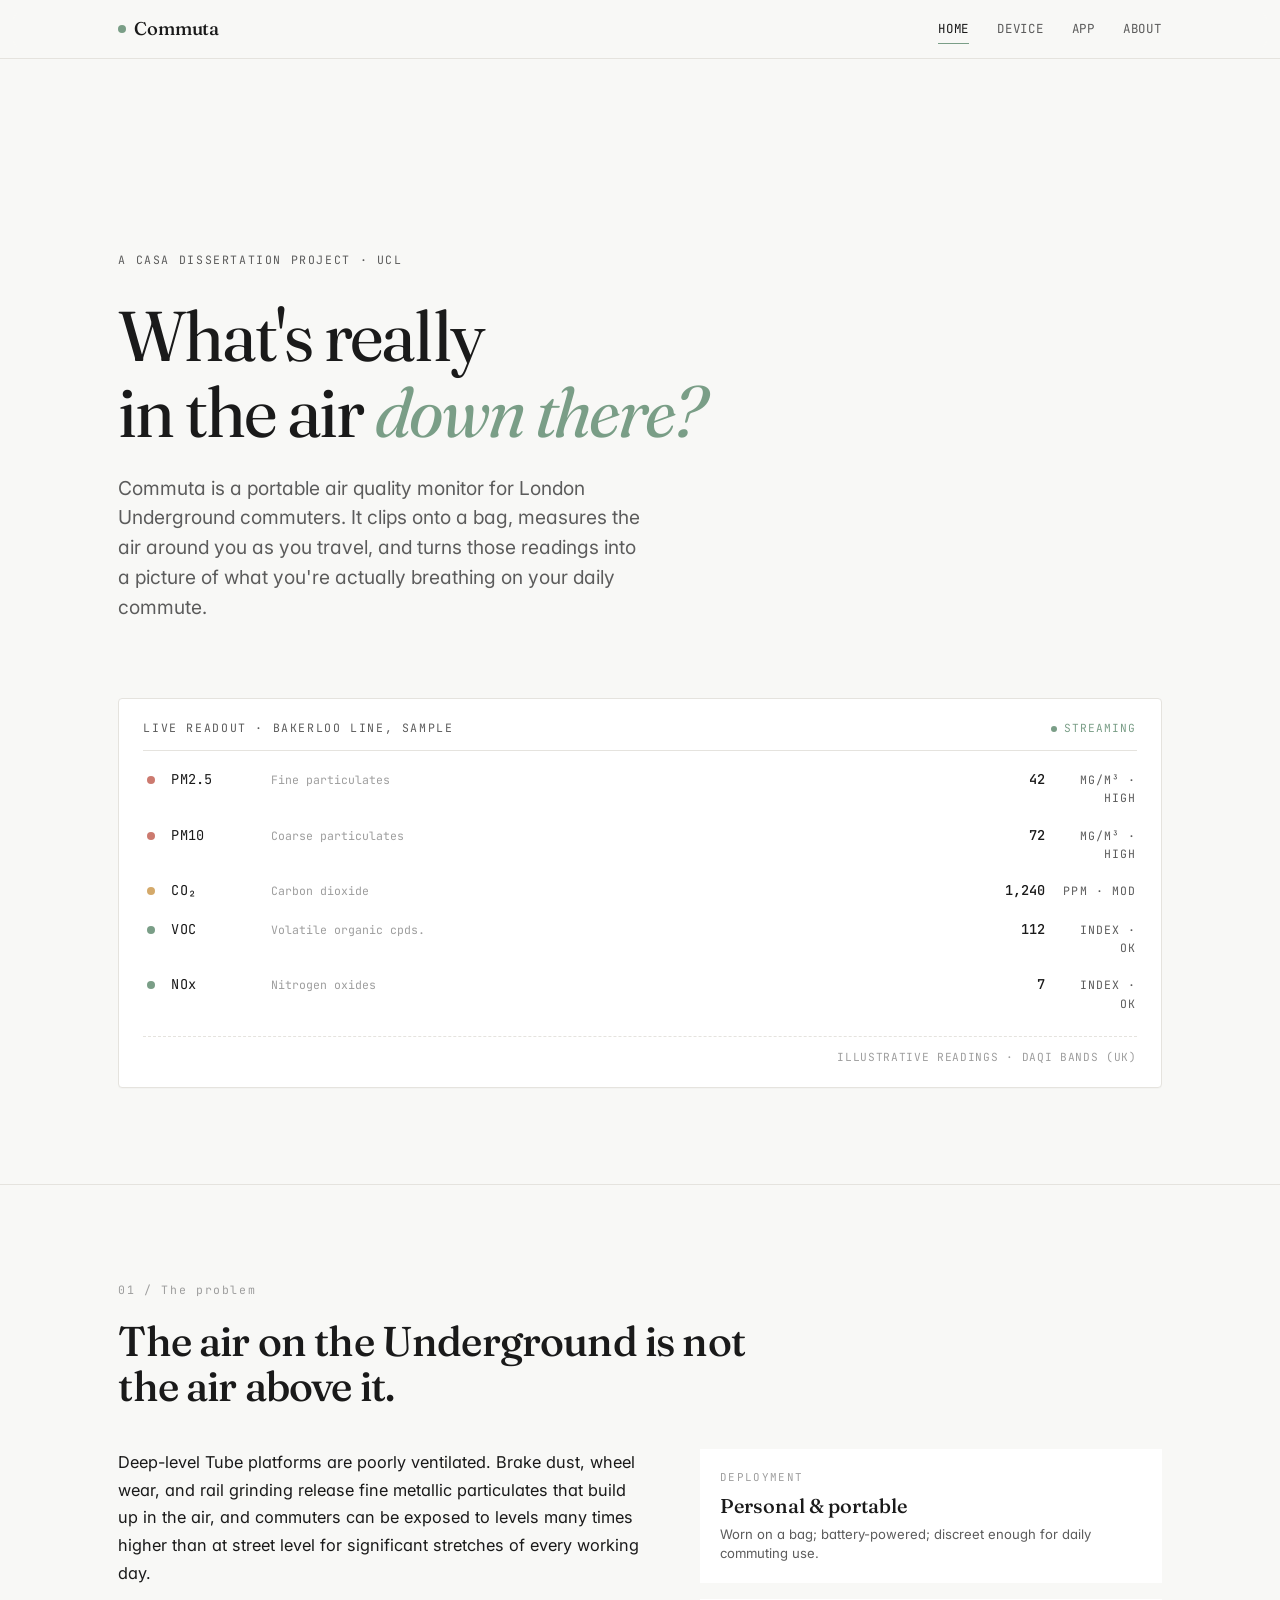
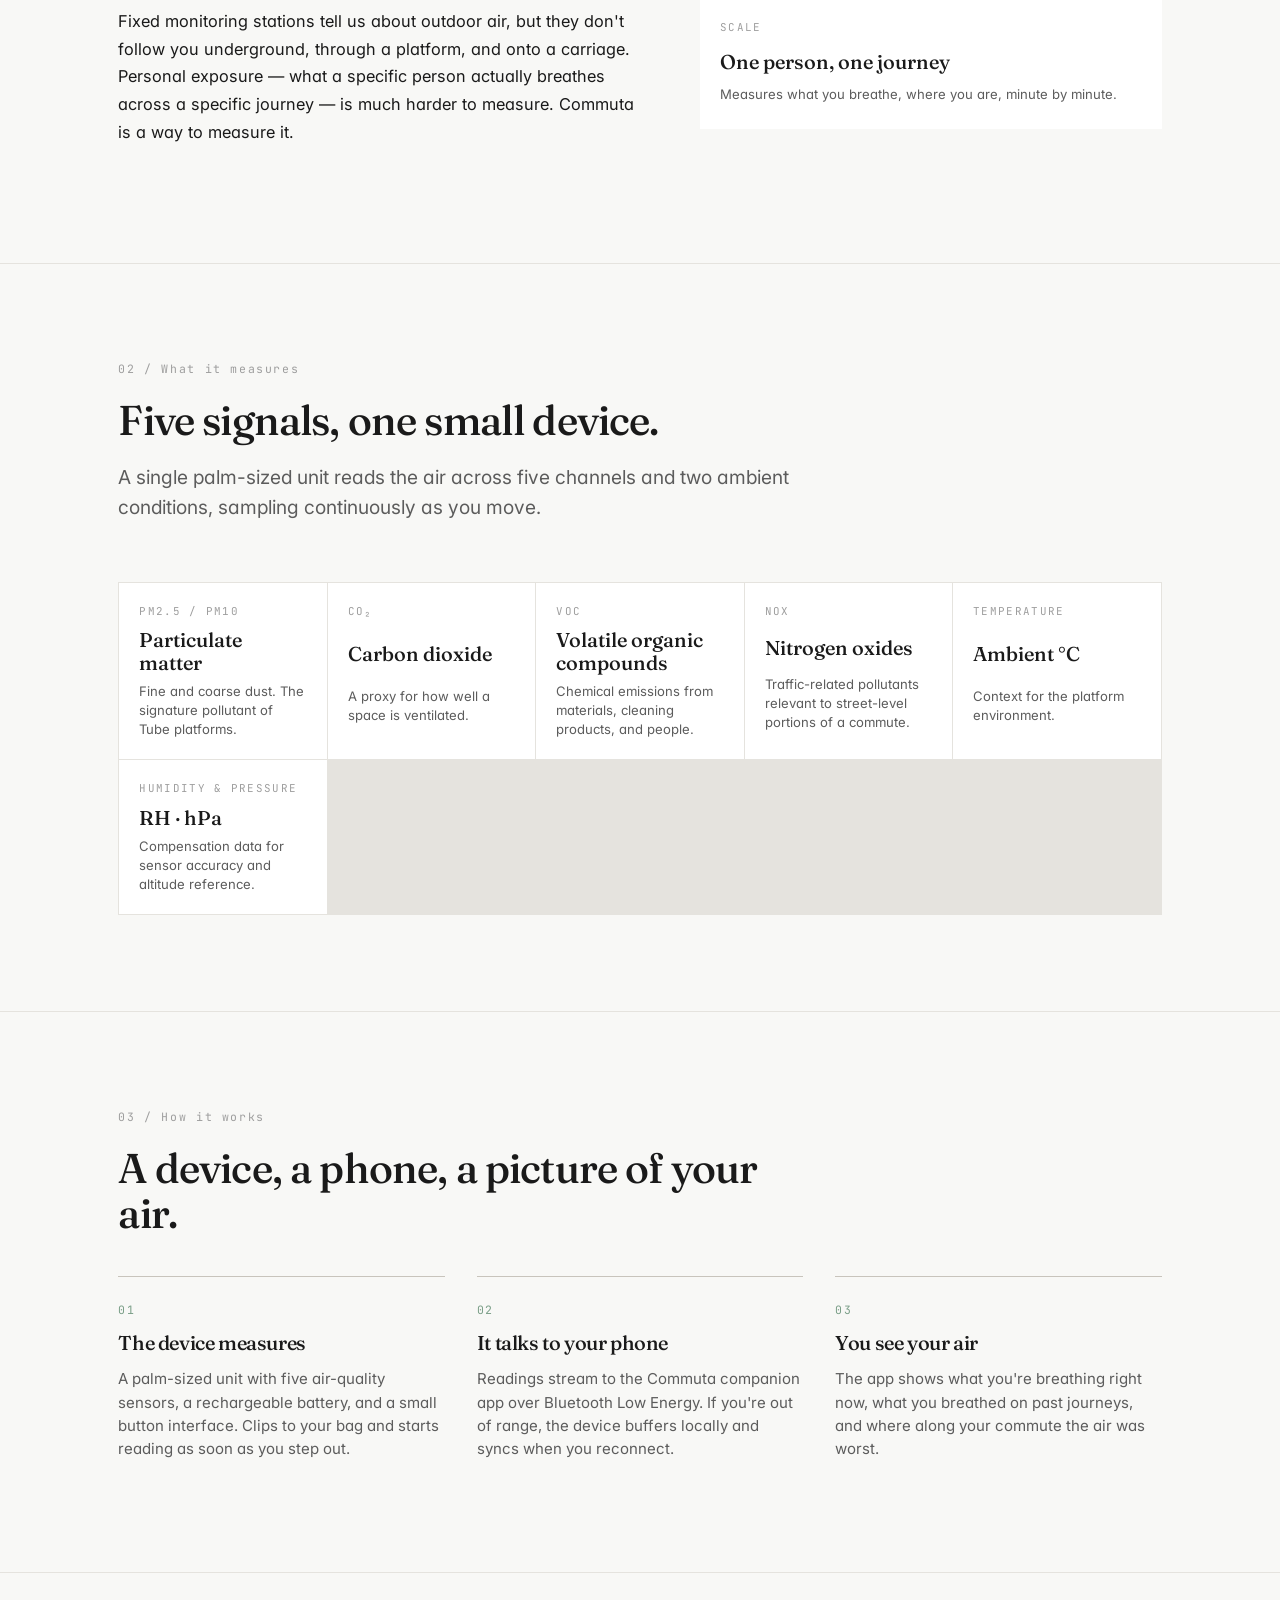
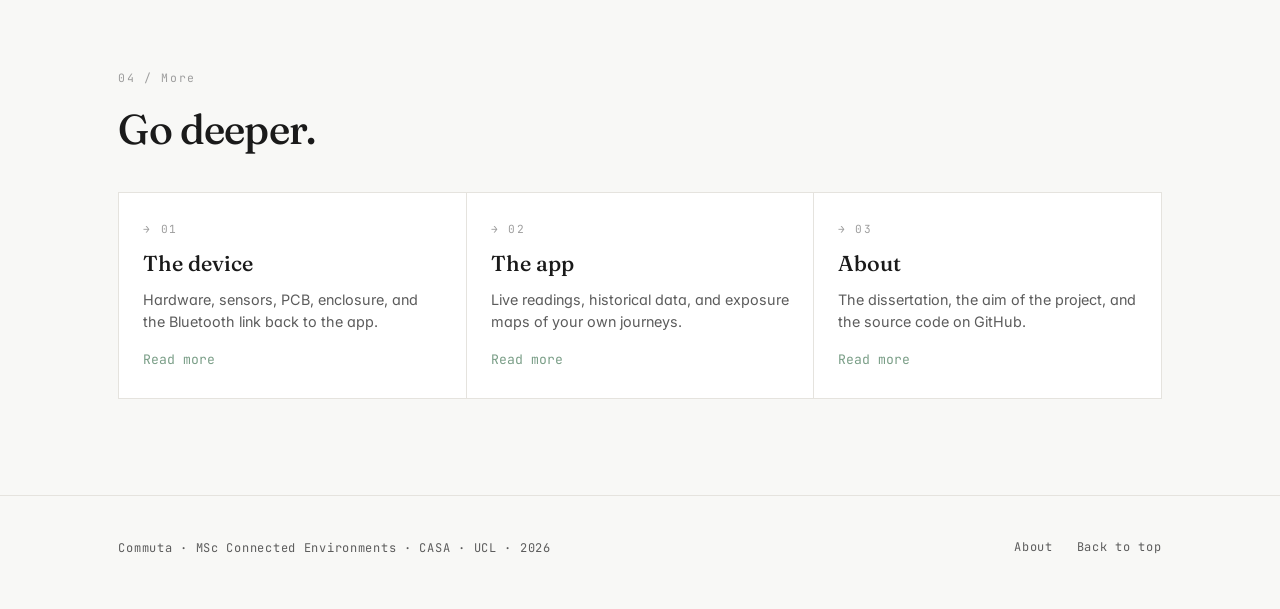
<file: index.html>
<!doctype html>
<html lang="en">
<head>
  <meta charset="utf-8" />
  <meta name="viewport" content="width=device-width, initial-scale=1" />
  <title>Commuta — Portable air quality monitor for the London Underground</title>
  <meta name="description" content="Commuta is a portable, wearable air quality monitor designed for personal exposure monitoring on the London Underground. A CASA dissertation project." />
  <link rel="preconnect" href="https://fonts.googleapis.com" />
  <link rel="preconnect" href="https://fonts.gstatic.com" crossorigin />
  <link rel="stylesheet" href="https://fonts.googleapis.com/css2?family=Fraunces:opsz,wght@9..144,400;9..144,500;9..144,600&family=Inter:wght@400;500;600&family=JetBrains+Mono:wght@400;500&display=swap" />
  <link rel="stylesheet" href="styles.css" />
</head>
<body>

  <!-- Navigation -->
  <header class="nav">
    <div class="container nav__inner">
      <a href="index.html" class="brand" aria-label="Commuta — home">
        <span class="brand__dot" aria-hidden="true"></span>
        Commuta
      </a>
      <nav class="nav__links" aria-label="Primary">
        <a href="index.html" aria-current="page">Home</a>
        <a href="device.html">Device</a>
        <a href="app.html">App</a>
        <a href="about.html">About</a>
      </nav>
    </div>
  </header>

  <main>

    <!-- Hero -->
    <section class="section section--first">
      <div class="container">
        <div class="hero">
          <div class="eyebrow hero__eyebrow">
            A CASA dissertation project · UCL
          </div>
          <h1 class="hero__title">
            What's really<br />in the air <em>down&nbsp;there?</em>
          </h1>
          <p class="lead hero__lead">
            Commuta is a portable air quality monitor for London Underground
            commuters. It clips onto a bag, measures the air around you as
            you travel, and turns those readings into a picture of what
            you're actually breathing on your daily commute.
          </p>
        </div>

        <!-- Signature readout module -->
        <div class="readout" role="figure" aria-label="Example sensor readout">
          <div class="readout__header">
            <span class="readout__title">Live readout · Bakerloo line, sample</span>
            <span class="readout__status">Streaming</span>
          </div>

          <div class="readout__row">
            <span class="readout__dot readout__dot--high" aria-hidden="true"></span>
            <span class="readout__label">PM2.5</span>
            <span class="readout__spec">Fine particulates</span>
            <span class="readout__value">42</span>
            <span class="readout__band">µg/m³ · high</span>
          </div>

          <div class="readout__row">
            <span class="readout__dot readout__dot--high" aria-hidden="true"></span>
            <span class="readout__label">PM10</span>
            <span class="readout__spec">Coarse particulates</span>
            <span class="readout__value">72</span>
            <span class="readout__band">µg/m³ · high</span>
          </div>

          <div class="readout__row">
            <span class="readout__dot readout__dot--mod" aria-hidden="true"></span>
            <span class="readout__label">CO₂</span>
            <span class="readout__spec">Carbon dioxide</span>
            <span class="readout__value">1,240</span>
            <span class="readout__band">ppm · mod</span>
          </div>

          <div class="readout__row">
            <span class="readout__dot readout__dot--low" aria-hidden="true"></span>
            <span class="readout__label">VOC</span>
            <span class="readout__spec">Volatile organic cpds.</span>
            <span class="readout__value">112</span>
            <span class="readout__band">index · ok</span>
          </div>

          <div class="readout__row">
            <span class="readout__dot readout__dot--low" aria-hidden="true"></span>
            <span class="readout__label">NOx</span>
            <span class="readout__spec">Nitrogen oxides</span>
            <span class="readout__value">7</span>
            <span class="readout__band">index · ok</span>
          </div>

          <div class="readout__foot">
            Illustrative readings · DAQI bands (UK)
          </div>
        </div>
      </div>
    </section>

    <!-- The problem -->
    <section class="section">
      <div class="container">
        <header class="section-head">
          <span class="section-head__num">01 / The problem</span>
          <h2>The air on the Underground is not the air above it.</h2>
        </header>
        <div class="split">
          <div class="prose">
            <p>
              Deep-level Tube platforms are poorly ventilated. Brake dust,
              wheel wear, and rail grinding release fine metallic
              particulates that build up in the air, and commuters can be
              exposed to levels many times higher than at street level for
              significant stretches of every working day.
            </p>
            <p>
              Fixed monitoring stations tell us about outdoor air, but they
              don't follow you underground, through a platform, and onto a
              carriage. Personal exposure &mdash; what a specific person
              actually breathes across a specific journey &mdash; is much
              harder to measure. Commuta is a way to measure it.
            </p>
          </div>
          <aside class="stack-md">
            <div class="spec">
              <span class="spec__label">Deployment</span>
              <span class="spec__value">Personal &amp; portable</span>
              <span class="spec__note">Worn on a bag; battery-powered; discreet enough for daily commuting use.</span>
            </div>
            <div class="spec">
              <span class="spec__label">Scale</span>
              <span class="spec__value">One person, one journey</span>
              <span class="spec__note">Measures what you breathe, where you are, minute by minute.</span>
            </div>
          </aside>
        </div>
      </div>
    </section>

    <!-- What it measures -->
    <section class="section">
      <div class="container">
        <header class="section-head">
          <span class="section-head__num">02 / What it measures</span>
          <h2>Five signals, one small device.</h2>
          <p class="lead">
            A single palm-sized unit reads the air across five channels and
            two ambient conditions, sampling continuously as you move.
          </p>
        </header>

        <div class="specs">
          <div class="spec">
            <span class="spec__label">PM2.5 / PM10</span>
            <span class="spec__value">Particulate matter</span>
            <span class="spec__note">Fine and coarse dust. The signature pollutant of Tube platforms.</span>
          </div>
          <div class="spec">
            <span class="spec__label">CO₂</span>
            <span class="spec__value">Carbon dioxide</span>
            <span class="spec__note">A proxy for how well a space is ventilated.</span>
          </div>
          <div class="spec">
            <span class="spec__label">VOC</span>
            <span class="spec__value">Volatile organic compounds</span>
            <span class="spec__note">Chemical emissions from materials, cleaning products, and people.</span>
          </div>
          <div class="spec">
            <span class="spec__label">NOx</span>
            <span class="spec__value">Nitrogen oxides</span>
            <span class="spec__note">Traffic-related pollutants relevant to street-level portions of a commute.</span>
          </div>
          <div class="spec">
            <span class="spec__label">Temperature</span>
            <span class="spec__value">Ambient °C</span>
            <span class="spec__note">Context for the platform environment.</span>
          </div>
          <div class="spec">
            <span class="spec__label">Humidity &amp; pressure</span>
            <span class="spec__value">RH · hPa</span>
            <span class="spec__note">Compensation data for sensor accuracy and altitude reference.</span>
          </div>
        </div>
      </div>
    </section>

    <!-- How it works -->
    <section class="section">
      <div class="container">
        <header class="section-head">
          <span class="section-head__num">03 / How it works</span>
          <h2>A device, a phone, a picture of your air.</h2>
        </header>

        <div class="feature-list">
          <div class="feature">
            <span class="feature__num">01</span>
            <h3 class="feature__title">The device measures</h3>
            <p class="feature__body">
              A palm-sized unit with five air-quality sensors, a
              rechargeable battery, and a small button interface. Clips to
              your bag and starts reading as soon as you step out.
            </p>
          </div>
          <div class="feature">
            <span class="feature__num">02</span>
            <h3 class="feature__title">It talks to your phone</h3>
            <p class="feature__body">
              Readings stream to the Commuta companion app over Bluetooth
              Low Energy. If you're out of range, the device buffers
              locally and syncs when you reconnect.
            </p>
          </div>
          <div class="feature">
            <span class="feature__num">03</span>
            <h3 class="feature__title">You see your air</h3>
            <p class="feature__body">
              The app shows what you're breathing right now, what you
              breathed on past journeys, and where along your commute the
              air was worst.
            </p>
          </div>
        </div>
      </div>
    </section>

    <!-- Page links -->
    <section class="section">
      <div class="container">
        <header class="section-head">
          <span class="section-head__num">04 / More</span>
          <h2>Go deeper.</h2>
        </header>

        <div class="page-links">
          <a href="device.html" class="page-link">
            <span class="page-link__num">→ 01</span>
            <span class="page-link__title">The device</span>
            <span class="page-link__body">
              Hardware, sensors, PCB, enclosure, and the Bluetooth link
              back to the app.
            </span>
            <span class="page-link__arrow">Read more</span>
          </a>
          <a href="app.html" class="page-link">
            <span class="page-link__num">→ 02</span>
            <span class="page-link__title">The app</span>
            <span class="page-link__body">
              Live readings, historical data, and exposure maps of your
              own journeys.
            </span>
            <span class="page-link__arrow">Read more</span>
          </a>
          <a href="about.html" class="page-link">
            <span class="page-link__num">→ 03</span>
            <span class="page-link__title">About</span>
            <span class="page-link__body">
              The dissertation, the aim of the project, and the source
              code on GitHub.
            </span>
            <span class="page-link__arrow">Read more</span>
          </a>
        </div>
      </div>
    </section>

  </main>

  <!-- Footer -->
  <footer class="footer">
    <div class="container footer__inner">
      <div>
        Commuta · MSc Connected Environments · CASA · UCL · 2026
      </div>
      <div class="footer__links">
        <a href="about.html">About</a>
        <a href="#top">Back to top</a>
      </div>
    </div>
  </footer>

</body>
</html>
</file>
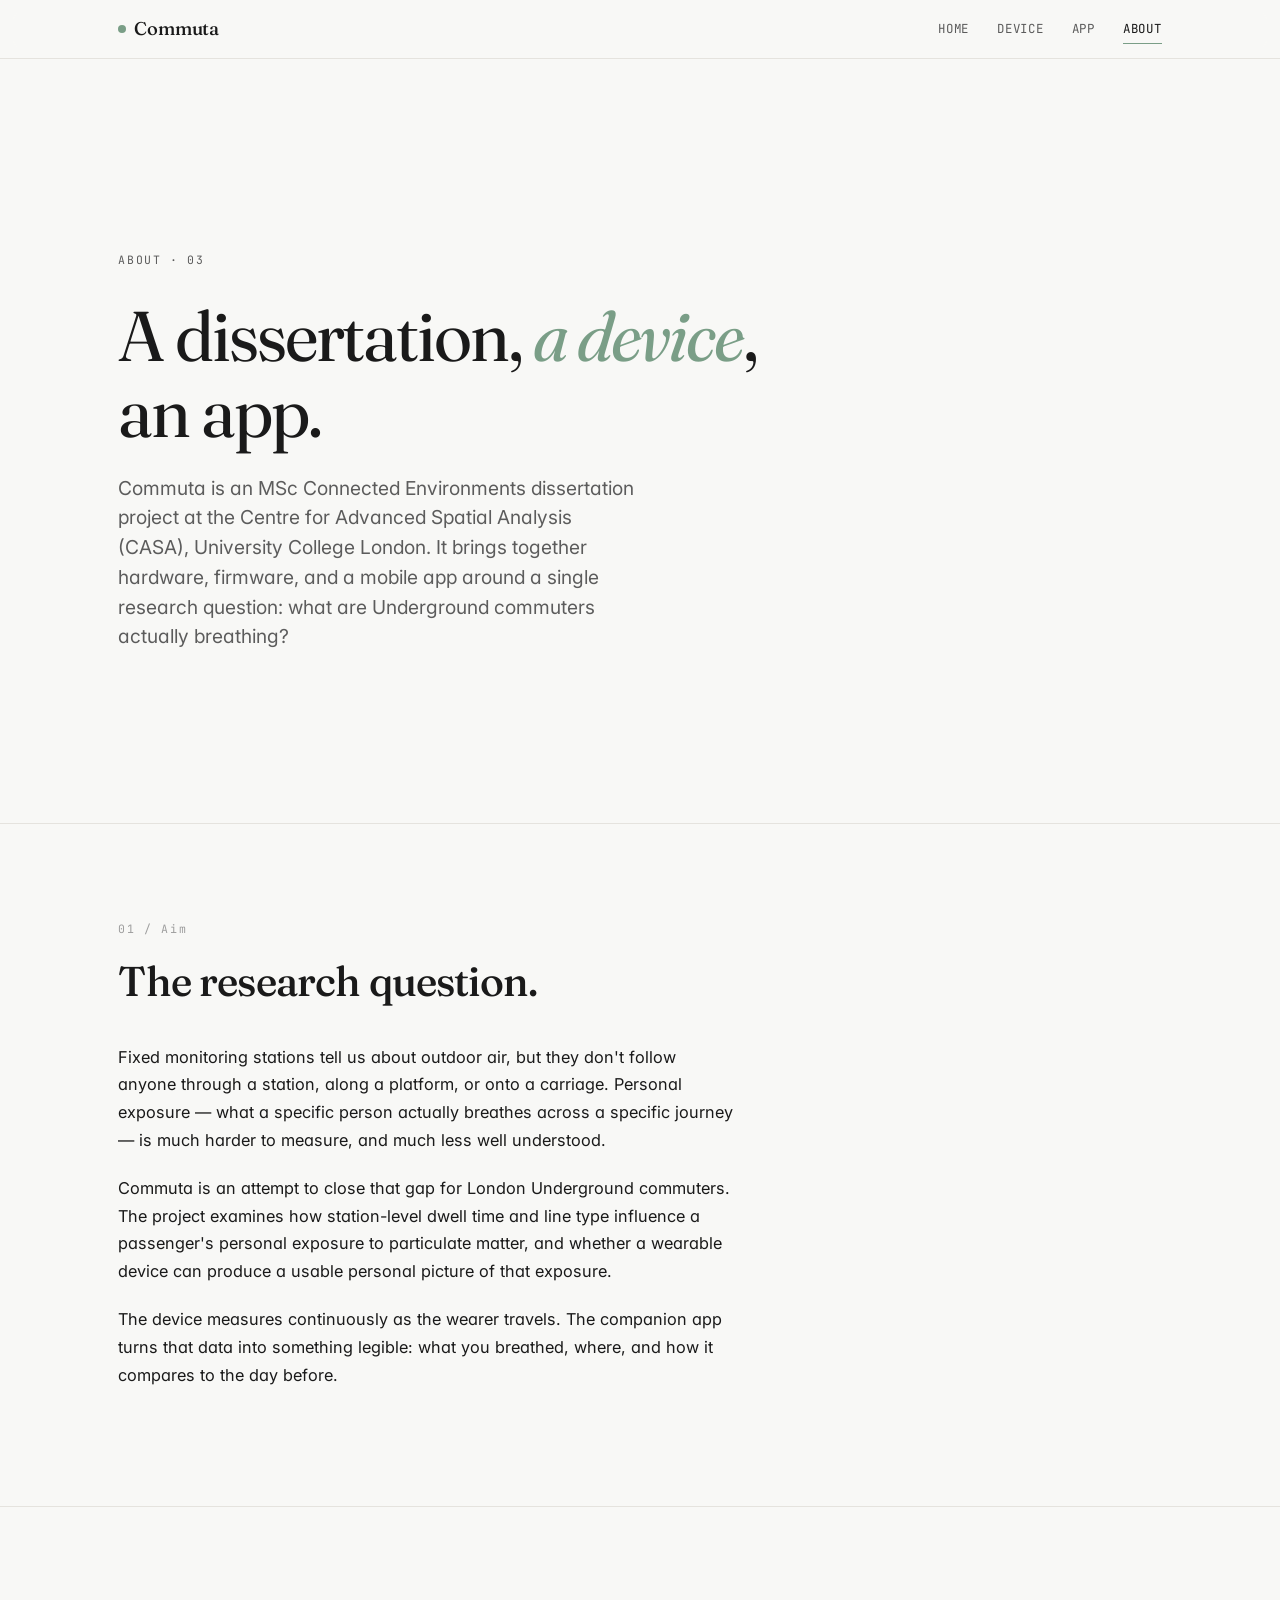
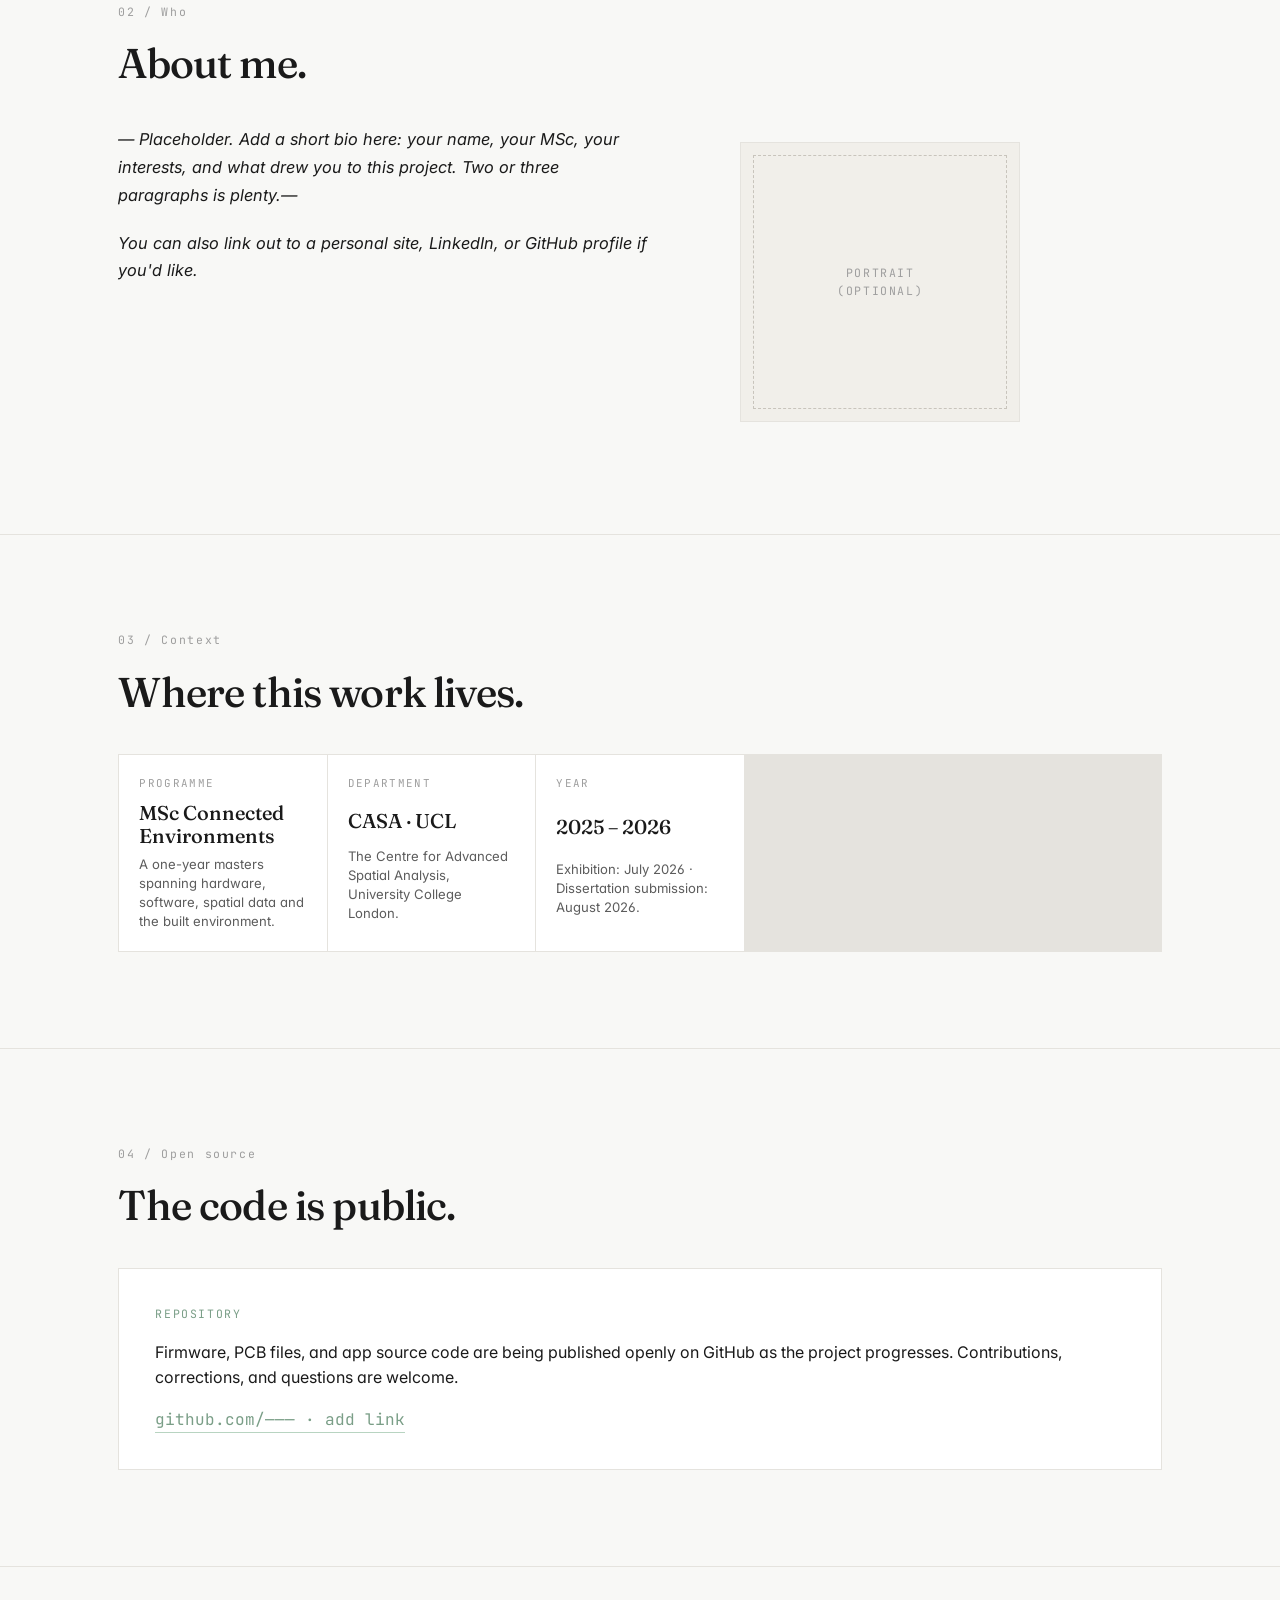
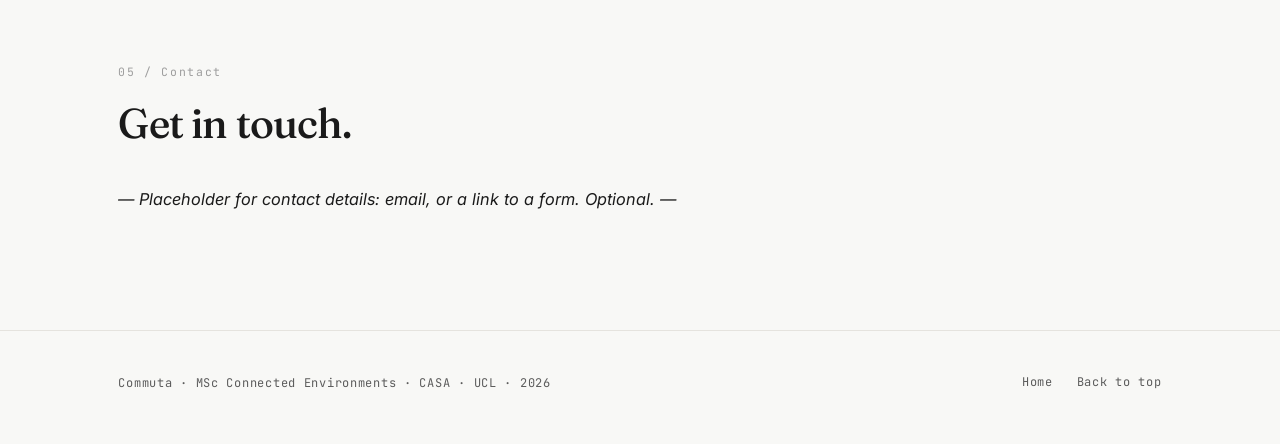
<file: about.html>
<!doctype html>
<html lang="en">
<head>
  <meta charset="utf-8" />
  <meta name="viewport" content="width=device-width, initial-scale=1" />
  <title>About — Commuta</title>
  <meta name="description" content="Commuta is a CASA MSc Connected Environments dissertation project on personal air quality monitoring across the London Underground." />
  <link rel="preconnect" href="https://fonts.googleapis.com" />
  <link rel="preconnect" href="https://fonts.gstatic.com" crossorigin />
  <link rel="stylesheet" href="https://fonts.googleapis.com/css2?family=Fraunces:opsz,wght@9..144,400;9..144,500;9..144,600&family=Inter:wght@400;500;600&family=JetBrains+Mono:wght@400;500&display=swap" />
  <link rel="stylesheet" href="styles.css" />
</head>
<body>

  <header class="nav">
    <div class="container nav__inner">
      <a href="index.html" class="brand" aria-label="Commuta — home">
        <span class="brand__dot" aria-hidden="true"></span>
        Commuta
      </a>
      <nav class="nav__links" aria-label="Primary">
        <a href="index.html">Home</a>
        <a href="device.html">Device</a>
        <a href="app.html">App</a>
        <a href="about.html" aria-current="page">About</a>
      </nav>
    </div>
  </header>

  <main>

    <!-- Hero -->
    <section class="section section--first">
      <div class="container">
        <div class="hero">
          <div class="eyebrow hero__eyebrow">
            About · 03
          </div>
          <h1 class="hero__title">
            A dissertation, <em>a device</em>, an app.
          </h1>
          <p class="lead hero__lead">
            Commuta is an MSc Connected Environments dissertation project at
            the Centre for Advanced Spatial Analysis (CASA), University
            College London. It brings together hardware, firmware, and a
            mobile app around a single research question: what are
            Underground commuters actually breathing?
          </p>
        </div>
      </div>
    </section>

    <!-- Aim -->
    <section class="section">
      <div class="container">
        <header class="section-head">
          <span class="section-head__num">01 / Aim</span>
          <h2>The research question.</h2>
        </header>

        <div class="prose">
          <p>
            Fixed monitoring stations tell us about outdoor air, but they
            don't follow anyone through a station, along a platform, or
            onto a carriage. Personal exposure &mdash; what a specific
            person actually breathes across a specific journey &mdash;
            is much harder to measure, and much less well understood.
          </p>
          <p>
            Commuta is an attempt to close that gap for London Underground
            commuters. The project examines how station-level dwell time
            and line type influence a passenger's personal exposure to
            particulate matter, and whether a wearable device can produce
            a usable personal picture of that exposure.
          </p>
          <p>
            The device measures continuously as the wearer travels. The
            companion app turns that data into something legible: what you
            breathed, where, and how it compares to the day before.
          </p>
        </div>
      </div>
    </section>

    <!-- Who -->
    <section class="section">
      <div class="container">
        <header class="section-head">
          <span class="section-head__num">02 / Who</span>
          <h2>About me.</h2>
        </header>

        <div class="split">
          <div class="prose">
            <p>
              <em>&mdash; Placeholder. Add a short bio here: your name, your
              MSc, your interests, and what drew you to this project.
              Two or three paragraphs is plenty.&mdash;</em>
            </p>
            <p>
              <em>You can also link out to a personal site, LinkedIn, or
              GitHub profile if you'd like.</em>
            </p>
          </div>
          <figure>
            <div class="media media--square" style="max-width: 280px;">
              <span class="media__label">Portrait<br />(optional)</span>
            </div>
          </figure>
        </div>
      </div>
    </section>

    <!-- Programme context -->
    <section class="section">
      <div class="container">
        <header class="section-head">
          <span class="section-head__num">03 / Context</span>
          <h2>Where this work lives.</h2>
        </header>

        <div class="specs">
          <div class="spec">
            <span class="spec__label">Programme</span>
            <span class="spec__value">MSc Connected Environments</span>
            <span class="spec__note">A one-year masters spanning hardware, software, spatial data and the built environment.</span>
          </div>
          <div class="spec">
            <span class="spec__label">Department</span>
            <span class="spec__value">CASA · UCL</span>
            <span class="spec__note">The Centre for Advanced Spatial Analysis, University College London.</span>
          </div>
          <div class="spec">
            <span class="spec__label">Year</span>
            <span class="spec__value">2025 &ndash; 2026</span>
            <span class="spec__note">Exhibition: July 2026 · Dissertation submission: August 2026.</span>
          </div>
        </div>
      </div>
    </section>

    <!-- Source code -->
    <section class="section">
      <div class="container">
        <header class="section-head">
          <span class="section-head__num">04 / Open source</span>
          <h2>The code is public.</h2>
        </header>

        <div class="callout">
          <span class="callout__eyebrow">Repository</span>
          <p style="margin:0;">
            Firmware, PCB files, and app source code are being published
            openly on GitHub as the project progresses. Contributions,
            corrections, and questions are welcome.
          </p>
          <p style="margin:0;">
            <a href="https://github.com/" class="mono" style="color: var(--sage); border-bottom: 1px solid var(--mint); padding-bottom: 2px;">
              github.com/&mdash;&mdash;&mdash; · add link
            </a>
          </p>
        </div>
      </div>
    </section>

    <!-- Contact -->
    <section class="section">
      <div class="container">
        <header class="section-head">
          <span class="section-head__num">05 / Contact</span>
          <h2>Get in touch.</h2>
        </header>

        <div class="prose">
          <p>
            <em>&mdash; Placeholder for contact details: email, or a link to
            a form. Optional. &mdash;</em>
          </p>
        </div>
      </div>
    </section>

  </main>

  <footer class="footer">
    <div class="container footer__inner">
      <div>
        Commuta · MSc Connected Environments · CASA · UCL · 2026
      </div>
      <div class="footer__links">
        <a href="index.html">Home</a>
        <a href="#top">Back to top</a>
      </div>
    </div>
  </footer>

</body>
</html>
</file>
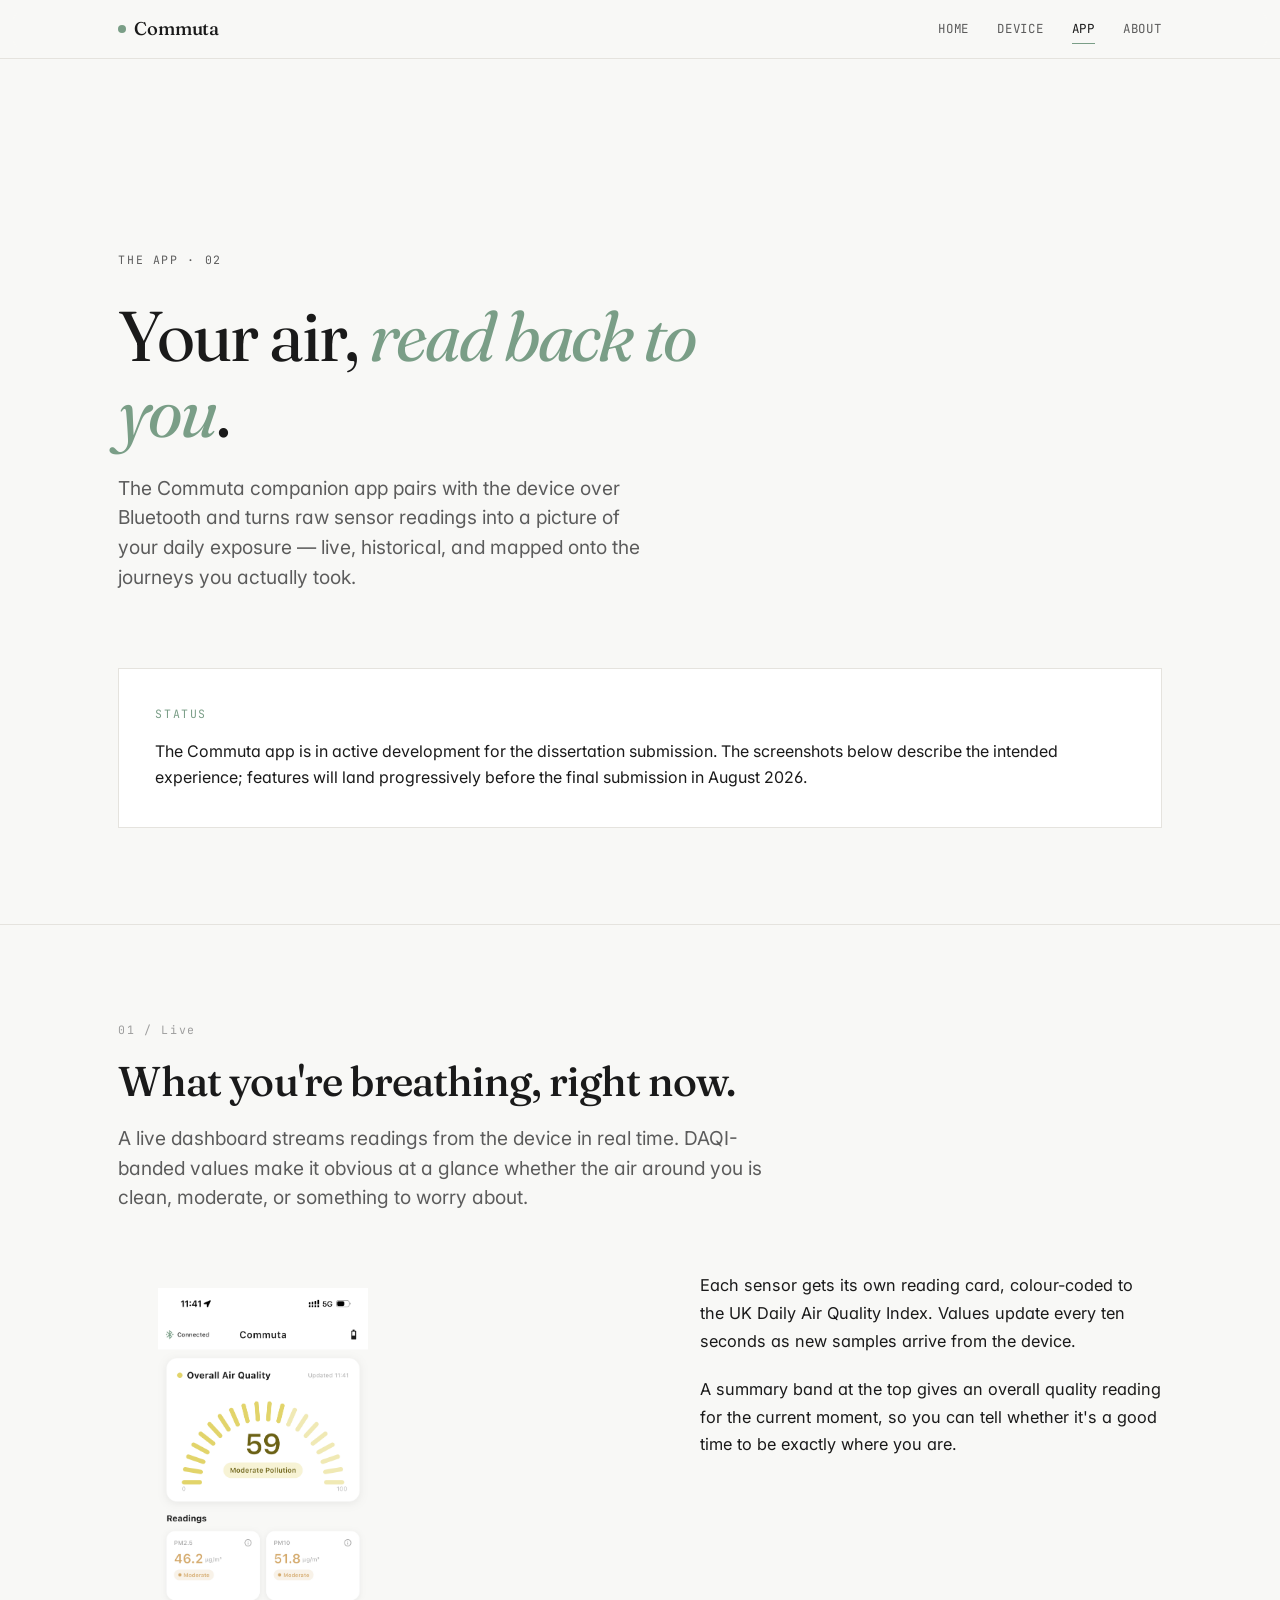
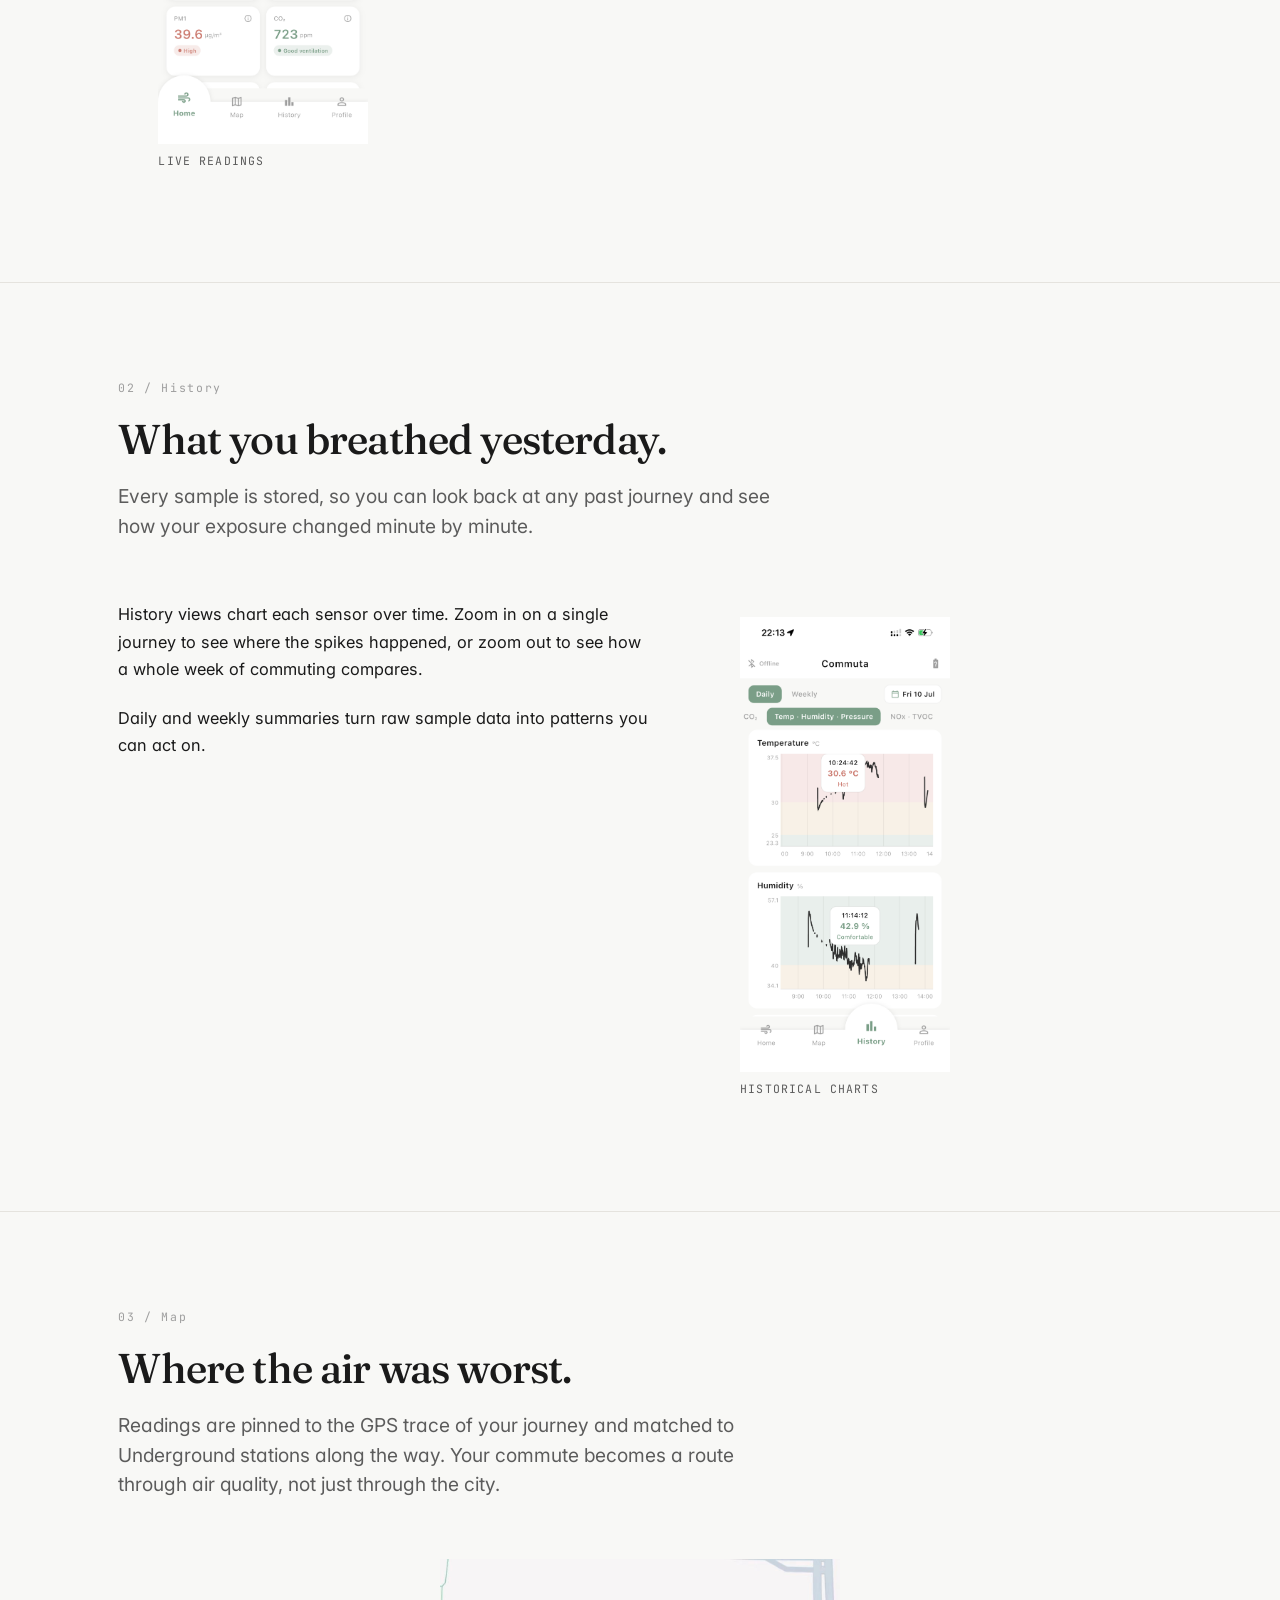
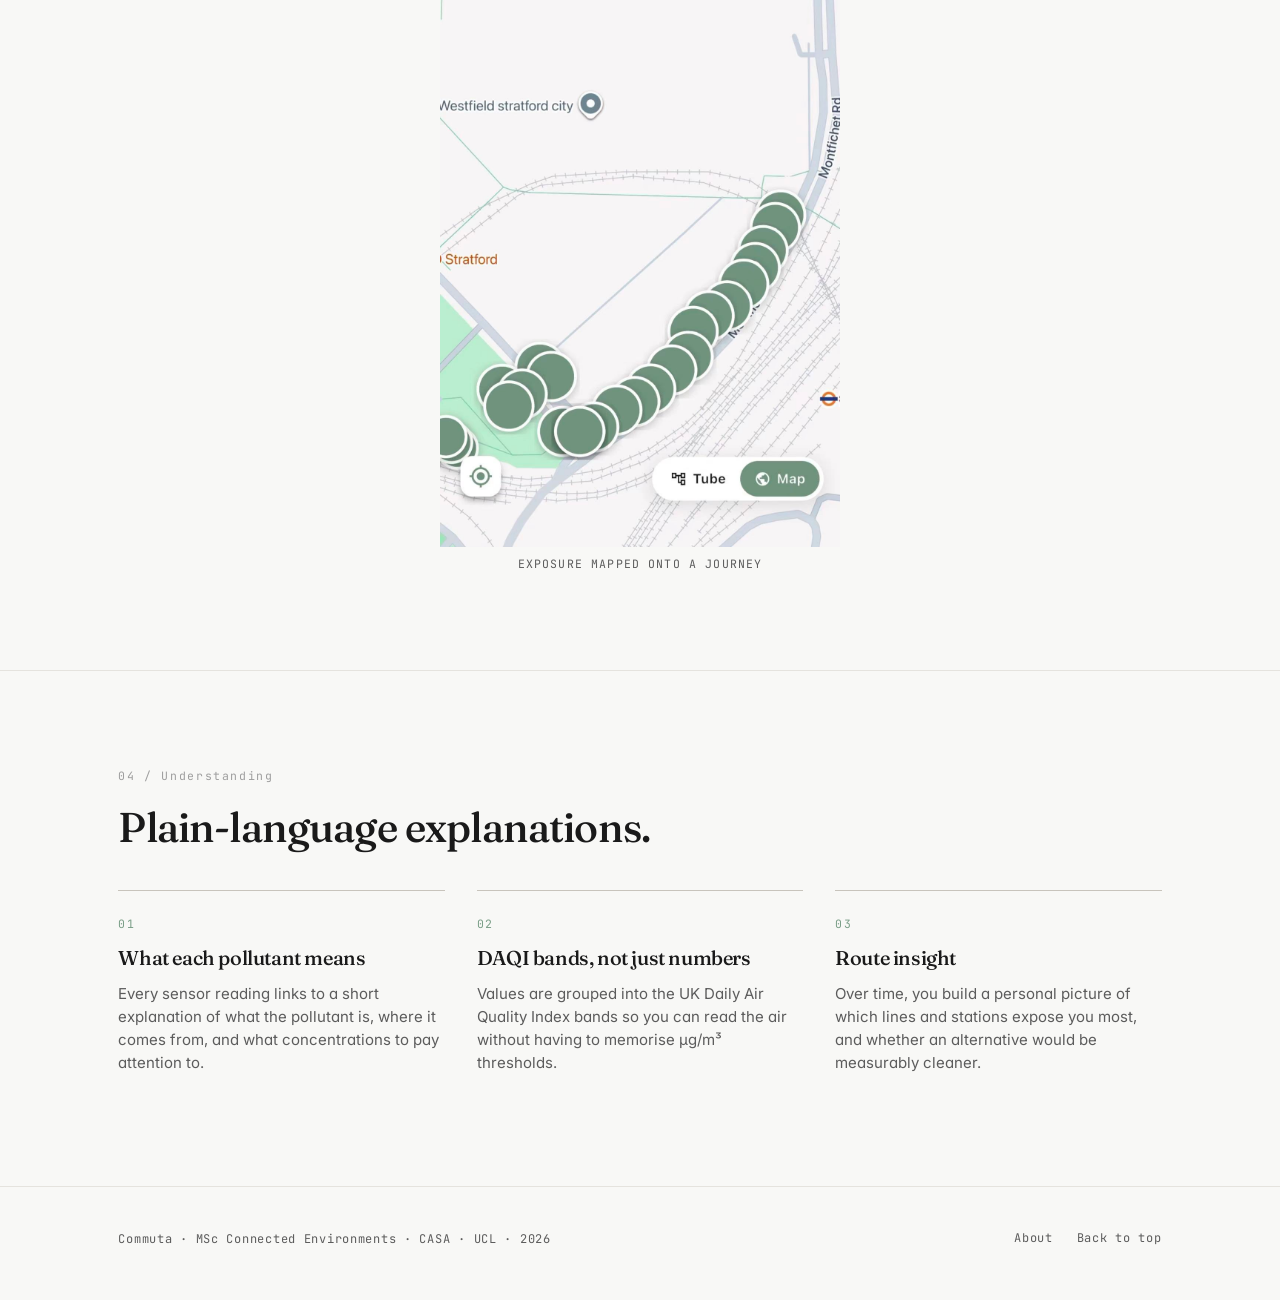
<file: app.html>
<!doctype html>
<html lang="en">
<head>
  <meta charset="utf-8" />
  <meta name="viewport" content="width=device-width, initial-scale=1" />
  <title>The App — Commuta</title>
  <meta name="description" content="The Commuta companion app shows live and historical air quality readings from your journeys and maps your personal exposure across the city." />
  <link rel="preconnect" href="https://fonts.googleapis.com" />
  <link rel="preconnect" href="https://fonts.gstatic.com" crossorigin />
  <link rel="stylesheet" href="https://fonts.googleapis.com/css2?family=Fraunces:opsz,wght@9..144,400;9..144,500;9..144,600&family=Inter:wght@400;500;600&family=JetBrains+Mono:wght@400;500&display=swap" />
  <link rel="stylesheet" href="styles.css" />
</head>
<body>

  <header class="nav">
    <div class="container nav__inner">
      <a href="index.html" class="brand" aria-label="Commuta — home">
        <span class="brand__dot" aria-hidden="true"></span>
        Commuta
      </a>
      <nav class="nav__links" aria-label="Primary">
        <a href="index.html">Home</a>
        <a href="device.html">Device</a>
        <a href="app.html" aria-current="page">App</a>
        <a href="about.html">About</a>
      </nav>
    </div>
  </header>

  <main>

    <!-- Hero -->
    <section class="section section--first">
      <div class="container">
        <div class="hero">
          <div class="eyebrow hero__eyebrow">
            The app · 02
          </div>
          <h1 class="hero__title">
            Your air, <em>read back to you</em>.
          </h1>
          <p class="lead hero__lead">
            The Commuta companion app pairs with the device over Bluetooth
            and turns raw sensor readings into a picture of your daily
            exposure &mdash; live, historical, and mapped onto the
            journeys you actually took.
          </p>
        </div>

        <div class="callout">
          <span class="callout__eyebrow">Status</span>
          <p style="margin:0;">
            The Commuta app is in active development for the dissertation
            submission. The screenshots below describe the intended
            experience; features will land progressively before the final
            submission in August 2026.
          </p>
        </div>
      </div>
    </section>

    <!-- Feature 1: Live -->
    <section class="section">
      <div class="container">
        <header class="section-head">
          <span class="section-head__num">01 / Live</span>
          <h2>What you're breathing, right now.</h2>
          <p class="lead">
            A live dashboard streams readings from the device in real
            time. DAQI-banded values make it obvious at a glance whether
            the air around you is clean, moderate, or something to worry
            about.
          </p>
        </header>

        <div class="split">
          <figure>
            <img src="images/live_reading.png" alt="Screenshot of the Commuta app's live reading dashboard, showing DAQI-banded sensor values" style="max-width: 210px; width:100%; height:auto; display:block;" />
            <figcaption class="text-muted mono" style="font-size:0.72rem;letter-spacing:0.1em;text-transform:uppercase;margin-top:0.5rem;">Live readings</figcaption>
          </figure>
          <div class="prose">
            <p>
              Each sensor gets its own reading card, colour-coded to the
              UK Daily Air Quality Index. Values update every ten seconds
              as new samples arrive from the device.
            </p>
            <p>
              A summary band at the top gives an overall quality reading
              for the current moment, so you can tell whether it's a
              good time to be exactly where you are.
            </p>
          </div>
        </div>
      </div>
    </section>

    <!-- Feature 2: History -->
    <section class="section">
      <div class="container">
        <header class="section-head">
          <span class="section-head__num">02 / History</span>
          <h2>What you breathed yesterday.</h2>
          <p class="lead">
            Every sample is stored, so you can look back at any past
            journey and see how your exposure changed minute by minute.
          </p>
        </header>

        <div class="split">
          <div class="prose">
            <p>
              History views chart each sensor over time. Zoom in on a
              single journey to see where the spikes happened, or zoom out
              to see how a whole week of commuting compares.
            </p>
            <p>
              Daily and weekly summaries turn raw sample data into
              patterns you can act on.
            </p>
          </div>
          <figure>
            <img src="images/historical_chart.png" alt="Screenshot of the Commuta app's history screen, showing daily and weekly charts of sensor readings" style="max-width: 210px; width:100%; height:auto; display:block;" />
            <figcaption class="text-muted mono" style="font-size:0.72rem;letter-spacing:0.1em;text-transform:uppercase;margin-top:0.5rem;">Historical charts</figcaption>
          </figure>
        </div>
      </div>
    </section>

    <!-- Feature 3: Map -->
    <section class="section">
      <div class="container">
        <header class="section-head">
          <span class="section-head__num">03 / Map</span>
          <h2>Where the air was worst.</h2>
          <p class="lead">
            Readings are pinned to the GPS trace of your journey and
            matched to Underground stations along the way. Your commute
            becomes a route through air quality, not just through the
            city.
          </p>
        </header>

        <figure style="margin: 0 auto; max-width: 400px;">
          <img src="images/exposure_map.jpg" alt="Screenshot of the Commuta app's exposure map, showing sensor readings pinned to a journey trace through the London Underground" style="width:100%; height:auto; display:block;" />
          <figcaption class="text-muted mono" style="font-size:0.72rem;letter-spacing:0.1em;text-transform:uppercase;margin-top:0.5rem; text-align:center;">Exposure mapped onto a journey</figcaption>
        </figure>
      </div>
    </section>

    <!-- Feature 4: Understanding -->
    <section class="section">
      <div class="container">
        <header class="section-head">
          <span class="section-head__num">04 / Understanding</span>
          <h2>Plain-language explanations.</h2>
        </header>

        <div class="feature-list">
          <div class="feature">
            <span class="feature__num">01</span>
            <h3 class="feature__title">What each pollutant means</h3>
            <p class="feature__body">
              Every sensor reading links to a short explanation of what
              the pollutant is, where it comes from, and what
              concentrations to pay attention to.
            </p>
          </div>
          <div class="feature">
            <span class="feature__num">02</span>
            <h3 class="feature__title">DAQI bands, not just numbers</h3>
            <p class="feature__body">
              Values are grouped into the UK Daily Air Quality Index bands
              so you can read the air without having to memorise
              µg/m³ thresholds.
            </p>
          </div>
          <div class="feature">
            <span class="feature__num">03</span>
            <h3 class="feature__title">Route insight</h3>
            <p class="feature__body">
              Over time, you build a personal picture of which lines and
              stations expose you most, and whether an alternative would
              be measurably cleaner.
            </p>
          </div>
        </div>
      </div>
    </section>

  </main>

  <footer class="footer">
    <div class="container footer__inner">
      <div>
        Commuta · MSc Connected Environments · CASA · UCL · 2026
      </div>
      <div class="footer__links">
        <a href="about.html">About</a>
        <a href="#top">Back to top</a>
      </div>
    </div>
  </footer>

</body>
</html>
</file>
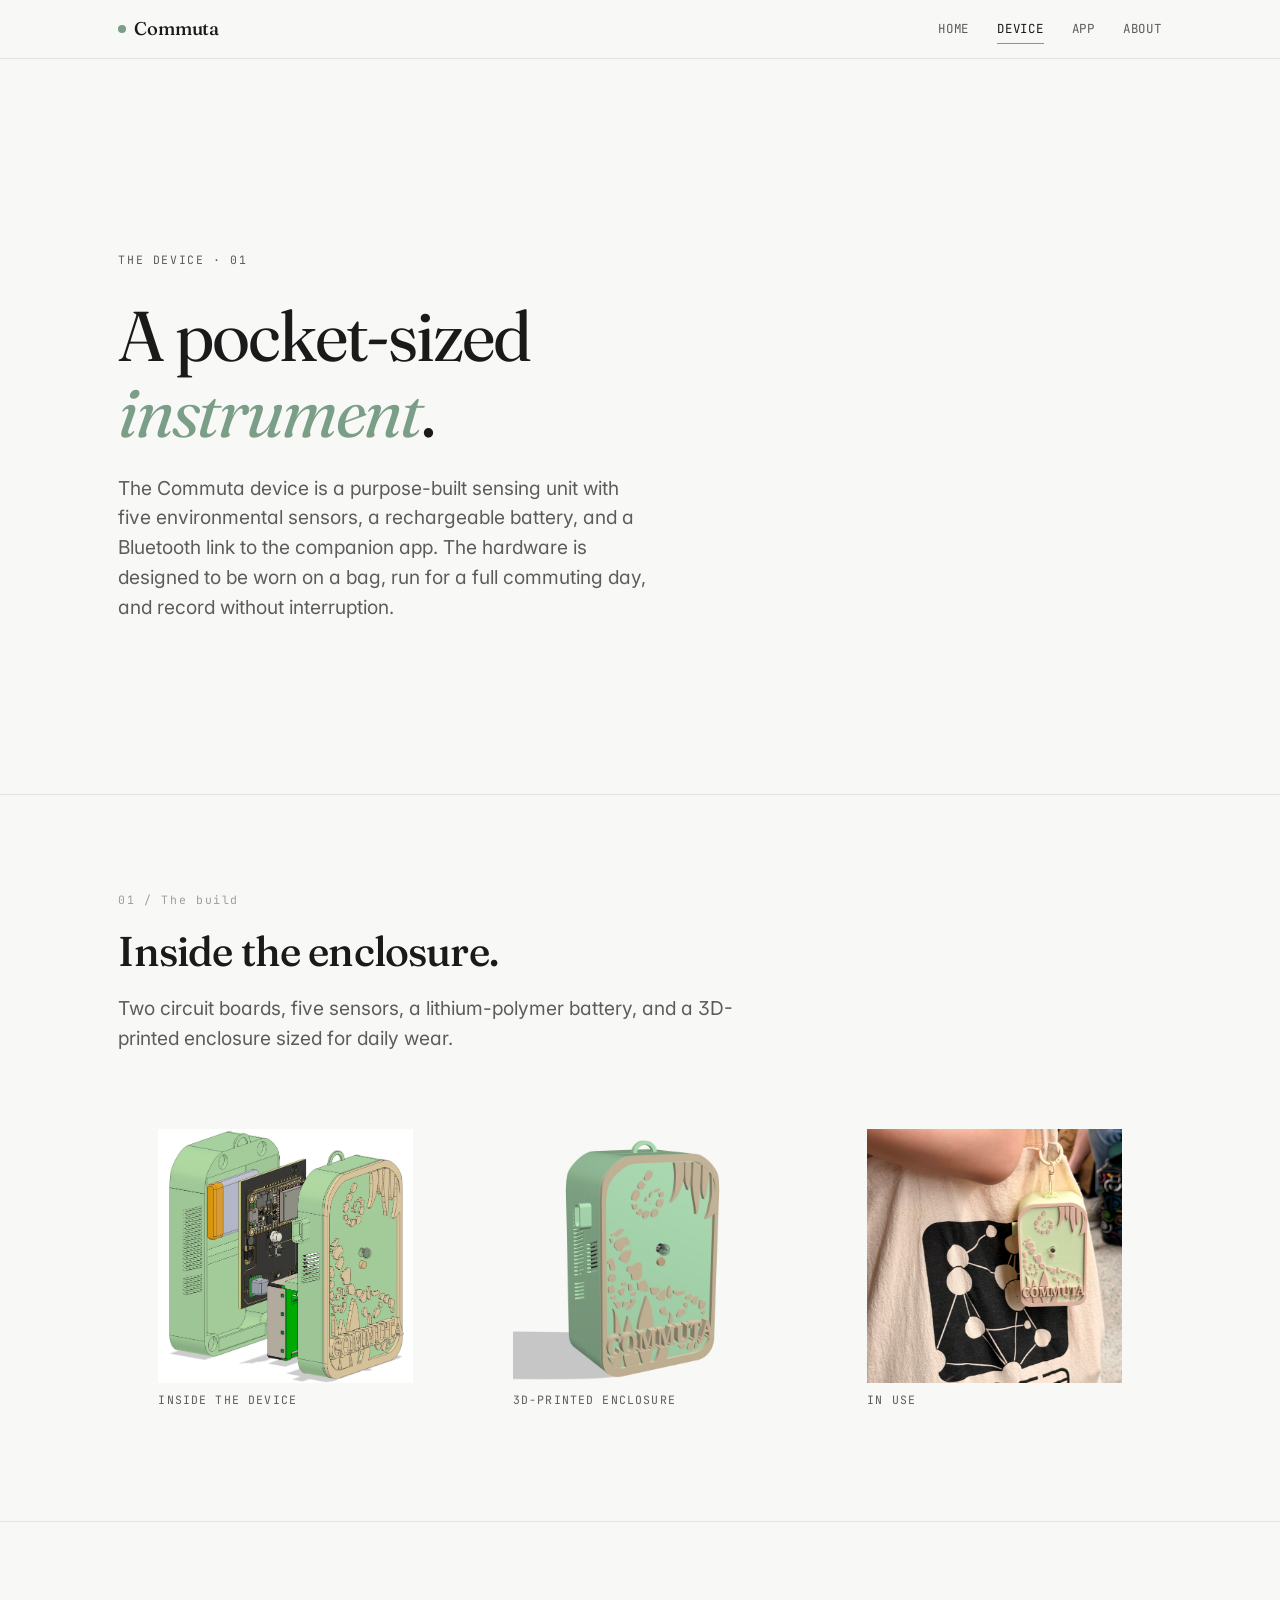
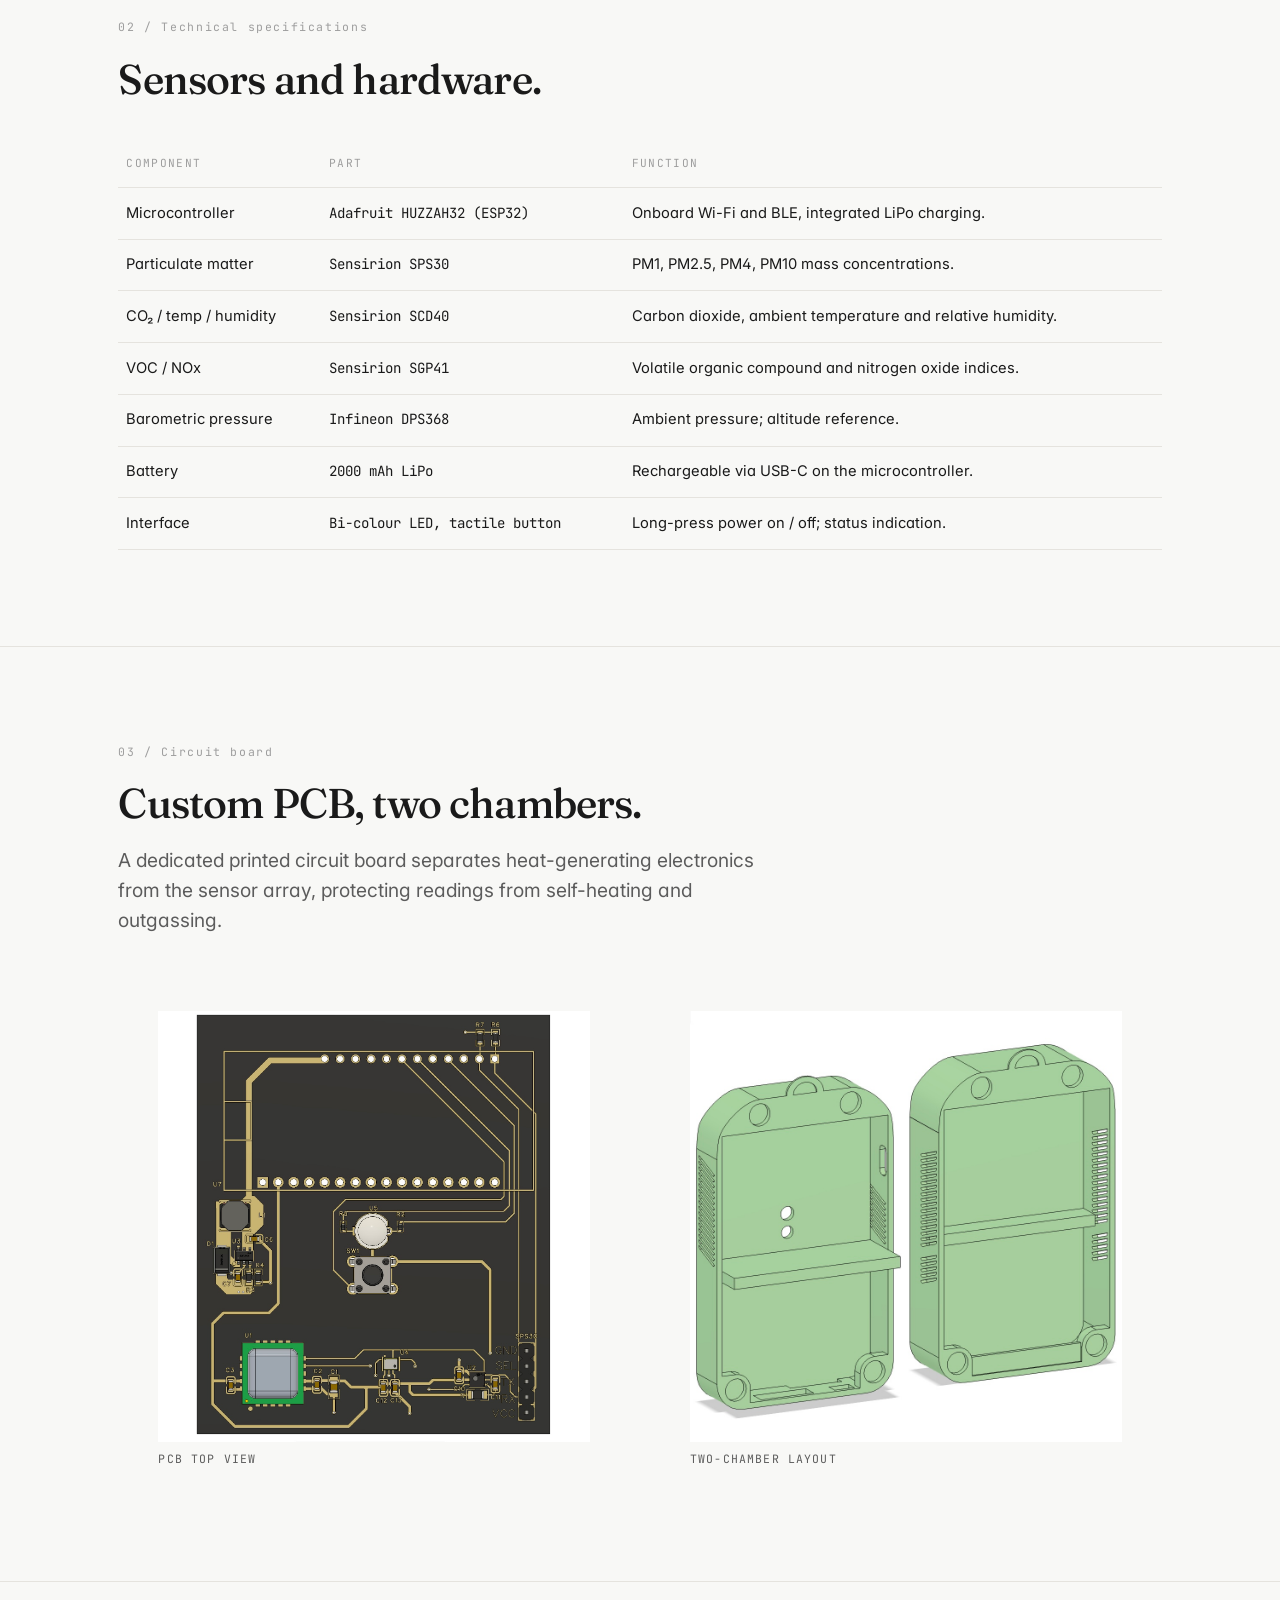
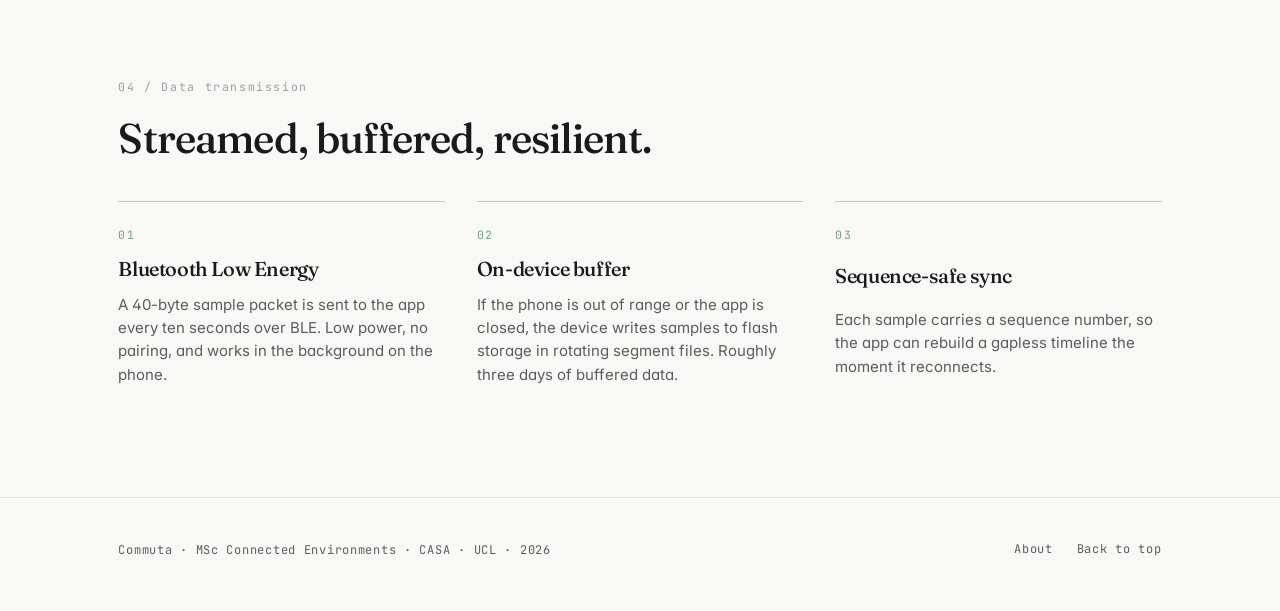
<file: device.html>
<!doctype html>
<html lang="en">
<head>
  <meta charset="utf-8" />
  <meta name="viewport" content="width=device-width, initial-scale=1" />
  <title>The Device — Commuta</title>
  <meta name="description" content="Hardware, sensors, PCB layout, enclosure and BLE connection for the Commuta portable air quality monitor." />
  <link rel="preconnect" href="https://fonts.googleapis.com" />
  <link rel="preconnect" href="https://fonts.gstatic.com" crossorigin />
  <link rel="stylesheet" href="https://fonts.googleapis.com/css2?family=Fraunces:opsz,wght@9..144,400;9..144,500;9..144,600&family=Inter:wght@400;500;600&family=JetBrains+Mono:wght@400;500&display=swap" />
  <link rel="stylesheet" href="styles.css" />
</head>
<body>

  <header class="nav">
    <div class="container nav__inner">
      <a href="index.html" class="brand" aria-label="Commuta — home">
        <span class="brand__dot" aria-hidden="true"></span>
        Commuta
      </a>
      <nav class="nav__links" aria-label="Primary">
        <a href="index.html">Home</a>
        <a href="device.html" aria-current="page">Device</a>
        <a href="app.html">App</a>
        <a href="about.html">About</a>
      </nav>
    </div>
  </header>

  <main>

    <!-- Hero -->
    <section class="section section--first">
      <div class="container">
        <div class="hero">
          <div class="eyebrow hero__eyebrow">
            The device · 01
          </div>
          <h1 class="hero__title">
            A pocket-sized <em>instrument</em>.
          </h1>
          <p class="lead hero__lead">
            The Commuta device is a purpose-built sensing unit with five
            environmental sensors, a rechargeable battery, and a Bluetooth
            link to the companion app. The hardware is designed to be worn
            on a bag, run for a full commuting day, and record without
            interruption.
          </p>
        </div>
      </div>
    </section>

    <!-- The build -->
    <section class="section">
      <div class="container">
        <header class="section-head">
          <span class="section-head__num">01 / The build</span>
          <h2>Inside the enclosure.</h2>
          <p class="lead">
            Two circuit boards, five sensors, a lithium-polymer battery,
            and a 3D-printed enclosure sized for daily wear.
          </p>
        </header>

        <div class="gallery gallery--3">
          <figure>
            <img src="images/whats_inside.jpg" alt="Interior of the Commuta device with the enclosure opened, showing the PCB, sensors, and battery" style="width:100%; aspect-ratio:1/1; object-fit:cover; display:block;" />
            <figcaption class="text-muted mono" style="font-size:0.72rem;letter-spacing:0.1em;text-transform:uppercase;margin-top:0.5rem;">Inside the device</figcaption>
          </figure>
          <figure>
            <img src="images/3D_printed_enclosure.jpg" alt="The 3D-printed mint-coloured enclosure that houses the Commuta device" style="width:100%; aspect-ratio:1/1; object-fit:cover; display:block;" />
            <figcaption class="text-muted mono" style="font-size:0.72rem;letter-spacing:0.1em;text-transform:uppercase;margin-top:0.5rem;">3D-printed enclosure</figcaption>
          </figure>
          <figure>
            <img src="images/In_use.jpg" alt="The Commuta device clipped to a bag while being worn on the Underground" style="width:100%; aspect-ratio:1/1; object-fit:cover; display:block;" />
            <figcaption class="text-muted mono" style="font-size:0.72rem;letter-spacing:0.1em;text-transform:uppercase;margin-top:0.5rem;">In use</figcaption>
          </figure>
        </div>
      </div>
    </section>

    <!-- Technical specifications -->
    <section class="section">
      <div class="container">
        <header class="section-head">
          <span class="section-head__num">02 / Technical specifications</span>
          <h2>Sensors and hardware.</h2>
        </header>

        <table class="data-table">
          <thead>
            <tr>
              <th>Component</th>
              <th>Part</th>
              <th>Function</th>
            </tr>
          </thead>
          <tbody>
            <tr>
              <td>Microcontroller</td>
              <td class="mono">Adafruit HUZZAH32 (ESP32)</td>
              <td>Onboard Wi-Fi and BLE, integrated LiPo charging.</td>
            </tr>
            <tr>
              <td>Particulate matter</td>
              <td class="mono">Sensirion SPS30</td>
              <td>PM1, PM2.5, PM4, PM10 mass concentrations.</td>
            </tr>
            <tr>
              <td>CO₂ / temp / humidity</td>
              <td class="mono">Sensirion SCD40</td>
              <td>Carbon dioxide, ambient temperature and relative humidity.</td>
            </tr>
            <tr>
              <td>VOC / NOx</td>
              <td class="mono">Sensirion SGP41</td>
              <td>Volatile organic compound and nitrogen oxide indices.</td>
            </tr>
            <tr>
              <td>Barometric pressure</td>
              <td class="mono">Infineon DPS368</td>
              <td>Ambient pressure; altitude reference.</td>
            </tr>
            <tr>
              <td>Battery</td>
              <td class="mono">2000 mAh LiPo</td>
              <td>Rechargeable via USB-C on the microcontroller.</td>
            </tr>
            <tr>
              <td>Interface</td>
              <td class="mono">Bi-colour LED, tactile button</td>
              <td>Long-press power on / off; status indication.</td>
            </tr>
          </tbody>
        </table>
      </div>
    </section>

    <!-- PCB -->
    <section class="section">
      <div class="container">
        <header class="section-head">
          <span class="section-head__num">03 / Circuit board</span>
          <h2>Custom PCB, two chambers.</h2>
          <p class="lead">
            A dedicated printed circuit board separates heat-generating
            electronics from the sensor array, protecting readings from
            self-heating and outgassing.
          </p>
        </header>

        <div class="gallery">
          <figure>
            <img src="images/PCB_top_view.jpg" alt="Top-down view of the custom Commuta PCB" style="width:100%; aspect-ratio:1/1; object-fit:cover; display:block;" />
            <figcaption class="text-muted mono" style="font-size:0.72rem;letter-spacing:0.1em;text-transform:uppercase;margin-top:0.5rem;">PCB top view</figcaption>
          </figure>
          <figure>
            <img src="images/Two-chamber_layout.jpg" alt="Diagram of the PCB's two-chamber layout, separating heat-generating electronics from the sensor array" style="width:100%; aspect-ratio:1/1; object-fit:cover; display:block;" />
            <figcaption class="text-muted mono" style="font-size:0.72rem;letter-spacing:0.1em;text-transform:uppercase;margin-top:0.5rem;">Two-chamber layout</figcaption>
          </figure>
        </div>
      </div>
    </section>

    <!-- Data transmission -->
    <section class="section">
      <div class="container">
        <header class="section-head">
          <span class="section-head__num">04 / Data transmission</span>
          <h2>Streamed, buffered, resilient.</h2>
        </header>

        <div class="feature-list">
          <div class="feature">
            <span class="feature__num">01</span>
            <h3 class="feature__title">Bluetooth Low Energy</h3>
            <p class="feature__body">
              A 40-byte sample packet is sent to the app every ten seconds
              over BLE. Low power, no pairing, and works in the background
              on the phone.
            </p>
          </div>
          <div class="feature">
            <span class="feature__num">02</span>
            <h3 class="feature__title">On-device buffer</h3>
            <p class="feature__body">
              If the phone is out of range or the app is closed, the device
              writes samples to flash storage in rotating segment files.
              Roughly three days of buffered data.
            </p>
          </div>
          <div class="feature">
            <span class="feature__num">03</span>
            <h3 class="feature__title">Sequence-safe sync</h3>
            <p class="feature__body">
              Each sample carries a sequence number, so the app can rebuild
              a gapless timeline the moment it reconnects.
            </p>
          </div>
        </div>
      </div>
    </section>

  </main>

  <footer class="footer">
    <div class="container footer__inner">
      <div>
        Commuta · MSc Connected Environments · CASA · UCL · 2026
      </div>
      <div class="footer__links">
        <a href="about.html">About</a>
        <a href="#top">Back to top</a>
      </div>
    </div>
  </footer>

</body>
</html>
</file>
<file: styles.css>
/* =========================================================
   Commuta — Exhibition site stylesheet
   Palette derived from the Commuta app (Morandi tones)
   ========================================================= */

/* ---------- Tokens ---------- */
:root {
  /* Backgrounds */
  --bg:            #F8F8F6;
  --surface:       #FFFFFF;
  --surface-alt:   #F1EFEA;

  /* Text */
  --text:          #1A1A1A;
  --text-muted:    #5C5C5C;
  --text-subtle:   #9E9E9E;

  /* Accents */
  --sage:          #7A9E87;
  --dusty:         #8FA3B1;
  --mint:          #B8D4C1;

  /* DAQI band colours */
  --daqi-low:      #7A9E87;
  --daqi-mod:      #D4A96A;
  --daqi-high:     #CC7A6F;
  --daqi-vhigh:    #9B4A42;

  /* Structure */
  --rule:          #E5E3DE;
  --rule-strong:   #C8C4BC;

  /* Type */
  --font-display:  "Fraunces", Georgia, serif;
  --font-body:     "Inter", system-ui, -apple-system, sans-serif;
  --font-mono:     "JetBrains Mono", ui-monospace, "SF Mono", Menlo, monospace;

  /* Rhythm */
  --max:           1120px;
  --gutter:        clamp(1.25rem, 3vw, 2.5rem);
}

/* ---------- Reset ---------- */
*, *::before, *::after { box-sizing: border-box; }
html, body { margin: 0; padding: 0; }
img, svg, video { max-width: 100%; display: block; }
a { color: inherit; text-decoration: none; }
button { font: inherit; cursor: pointer; }

html {
  scroll-behavior: smooth;
  -webkit-text-size-adjust: 100%;
}

body {
  font-family: var(--font-body);
  font-size: 16px;
  line-height: 1.6;
  color: var(--text);
  background: var(--bg);
  font-feature-settings: "ss01", "cv11";
  -webkit-font-smoothing: antialiased;
}

/* ---------- Typography scale ---------- */
.eyebrow {
  font-family: var(--font-mono);
  font-size: 0.72rem;
  letter-spacing: 0.14em;
  text-transform: uppercase;
  color: var(--text-muted);
}

h1, h2, h3, h4 {
  font-family: var(--font-display);
  font-weight: 500;
  letter-spacing: -0.02em;
  line-height: 1.08;
  color: var(--text);
  margin: 0;
}

h1 {
  font-size: clamp(2.4rem, 6vw, 4.4rem);
  font-weight: 400;
  letter-spacing: -0.03em;
}

h2 {
  font-size: clamp(1.75rem, 3.4vw, 2.6rem);
  font-weight: 500;
}

h3 {
  font-size: clamp(1.15rem, 1.8vw, 1.35rem);
  font-weight: 500;
}

p { margin: 0 0 1em; }

.lead {
  font-size: clamp(1.05rem, 1.5vw, 1.2rem);
  line-height: 1.55;
  color: var(--text-muted);
  max-width: 40em;
}

.mono {
  font-family: var(--font-mono);
  font-variant-numeric: tabular-nums;
}

/* ---------- Layout ---------- */
.container {
  width: 100%;
  max-width: var(--max);
  margin: 0 auto;
  padding-inline: var(--gutter);
}

.section {
  padding-block: clamp(3.5rem, 8vw, 6rem);
  border-top: 1px solid var(--rule);
}

.section--first { border-top: 0; }

/* ---------- Navigation ---------- */
.nav {
  position: sticky;
  top: 0;
  z-index: 20;
  background: rgba(248, 248, 246, 0.85);
  backdrop-filter: saturate(1.4) blur(10px);
  -webkit-backdrop-filter: saturate(1.4) blur(10px);
  border-bottom: 1px solid var(--rule);
}

.nav__inner {
  display: flex;
  align-items: center;
  justify-content: space-between;
  gap: 2rem;
  padding-block: 0.9rem;
}

.brand {
  display: inline-flex;
  align-items: center;
  gap: 0.5rem;
  font-family: var(--font-display);
  font-size: 1.15rem;
  font-weight: 500;
  letter-spacing: -0.01em;
  color: var(--text);
}

.brand__dot {
  width: 8px;
  height: 8px;
  border-radius: 50%;
  background: var(--sage);
  display: inline-block;
}

.nav__links {
  display: flex;
  gap: clamp(1rem, 2.5vw, 1.75rem);
  align-items: center;
  font-family: var(--font-mono);
  font-size: 0.78rem;
  letter-spacing: 0.06em;
  text-transform: uppercase;
}

.nav__links a {
  color: var(--text-muted);
  padding-block: 0.25rem;
  border-bottom: 1px solid transparent;
  transition: color 0.15s, border-color 0.15s;
}

.nav__links a:hover { color: var(--text); }

.nav__links a[aria-current="page"] {
  color: var(--text);
  border-bottom-color: var(--sage);
}

/* ---------- Hero ---------- */
.hero {
  padding-top: clamp(3rem, 8vw, 6rem);
  padding-bottom: clamp(2rem, 5vw, 3.5rem);
}

.hero__eyebrow { margin-bottom: 1.75rem; }

.hero__title {
  max-width: 15ch;
  margin-bottom: 1.5rem;
}

.hero__title em {
  font-style: italic;
  color: var(--sage);
  font-weight: 400;
}

.hero__lead { max-width: 44ch; }

/* ---------- Instrument readout (signature element) ---------- */
.readout {
  background: var(--surface);
  border: 1px solid var(--rule);
  border-radius: 4px;
  padding: 1.25rem 1.5rem;
  display: grid;
  gap: 0.75rem;
  font-family: var(--font-mono);
  font-size: 0.85rem;
  box-shadow: 0 1px 0 rgba(0,0,0,0.02);
}

.readout__header {
  display: flex;
  justify-content: space-between;
  align-items: baseline;
  padding-bottom: 0.75rem;
  border-bottom: 1px solid var(--rule);
  margin-bottom: 0.25rem;
}

.readout__title {
  font-family: var(--font-mono);
  font-size: 0.72rem;
  letter-spacing: 0.14em;
  text-transform: uppercase;
  color: var(--text-muted);
}

.readout__status {
  font-size: 0.7rem;
  letter-spacing: 0.1em;
  text-transform: uppercase;
  color: var(--sage);
  display: inline-flex;
  align-items: center;
  gap: 0.4rem;
}

.readout__status::before {
  content: "";
  width: 6px;
  height: 6px;
  border-radius: 50%;
  background: var(--sage);
  animation: pulse 2.4s ease-in-out infinite;
}

@keyframes pulse {
  0%, 100% { opacity: 1; }
  50%      { opacity: 0.3; }
}

@media (prefers-reduced-motion: reduce) {
  .readout__status::before { animation: none; }
}

.readout__row {
  display: grid;
  grid-template-columns: 16px 5rem 1fr 4rem;
  align-items: baseline;
  gap: 0.6rem;
  padding-block: 0.15rem;
}

@media (min-width: 640px) {
  .readout__row {
    grid-template-columns: 16px 5.5rem 1fr 4rem 5rem;
    gap: 0.75rem;
  }
}

.readout__dot {
  width: 8px;
  height: 8px;
  border-radius: 50%;
  justify-self: center;
}
.readout__dot--low   { background: var(--daqi-low); }
.readout__dot--mod   { background: var(--daqi-mod); }
.readout__dot--high  { background: var(--daqi-high); }

.readout__label {
  color: var(--text);
  letter-spacing: 0.02em;
}

.readout__spec {
  color: var(--text-subtle);
  font-size: 0.72rem;
  display: none;
}

@media (min-width: 640px) {
  .readout__spec { display: inline; }
}

.readout__value {
  text-align: right;
  color: var(--text);
  font-weight: 500;
  font-variant-numeric: tabular-nums;
}

.readout__band {
  text-align: right;
  color: var(--text-muted);
  font-size: 0.72rem;
  letter-spacing: 0.1em;
  text-transform: uppercase;
  grid-column: 2 / -1;
  padding-top: 0.1rem;
}

@media (min-width: 640px) {
  .readout__band {
    grid-column: auto;
    padding-top: 0;
  }
}

.readout__foot {
  margin-top: 0.5rem;
  padding-top: 0.75rem;
  border-top: 1px dashed var(--rule);
  font-size: 0.7rem;
  color: var(--text-subtle);
  letter-spacing: 0.06em;
  text-transform: uppercase;
  text-align: right;
}

/* ---------- Two-column intro ---------- */
.split {
  display: grid;
  grid-template-columns: 1fr;
  gap: clamp(2rem, 4vw, 3.5rem);
  align-items: start;
}

@media (min-width: 780px) {
  .split { grid-template-columns: minmax(0, 1.15fr) minmax(0, 1fr); }
}

/* ---------- Section headers with numbered eyebrow ---------- */
.section-head {
  display: grid;
  grid-template-columns: 1fr;
  gap: 1.25rem;
  margin-bottom: 2.5rem;
  max-width: 42em;
}

.section-head__num {
  font-family: var(--font-mono);
  font-size: 0.72rem;
  letter-spacing: 0.14em;
  color: var(--text-subtle);
}

/* ---------- Spec grid ---------- */
.specs {
  display: grid;
  grid-template-columns: repeat(auto-fill, minmax(200px, 1fr));
  gap: 1px;
  background: var(--rule);
  border: 1px solid var(--rule);
}

.spec {
  background: var(--surface);
  padding: 1.25rem;
  display: grid;
  gap: 0.5rem;
  min-height: 130px;
}

.spec__label {
  font-family: var(--font-mono);
  font-size: 0.68rem;
  letter-spacing: 0.12em;
  text-transform: uppercase;
  color: var(--text-subtle);
}

.spec__value {
  font-family: var(--font-display);
  font-size: 1.25rem;
  font-weight: 500;
  color: var(--text);
  line-height: 1.15;
}

.spec__note {
  font-size: 0.82rem;
  color: var(--text-muted);
  line-height: 1.45;
}

/* ---------- Feature list ---------- */
.feature-list {
  display: grid;
  gap: 2rem;
  grid-template-columns: 1fr;
}

@media (min-width: 780px) {
  .feature-list { grid-template-columns: repeat(3, 1fr); }
}

.feature {
  display: grid;
  gap: 0.75rem;
  padding-top: 1.5rem;
  border-top: 1px solid var(--rule-strong);
}

.feature__num {
  font-family: var(--font-mono);
  font-size: 0.72rem;
  color: var(--sage);
  letter-spacing: 0.12em;
}

.feature__title {
  font-family: var(--font-display);
  font-size: 1.25rem;
  font-weight: 500;
  line-height: 1.2;
}

.feature__body {
  font-size: 0.94rem;
  color: var(--text-muted);
  line-height: 1.55;
}

/* ---------- Media placeholder ---------- */
.media {
  background: var(--surface-alt);
  border: 1px solid var(--rule);
  aspect-ratio: 4 / 3;
  display: grid;
  place-items: center;
  color: var(--text-subtle);
  font-family: var(--font-mono);
  font-size: 0.72rem;
  letter-spacing: 0.14em;
  text-transform: uppercase;
  position: relative;
  overflow: hidden;
}

.media::before {
  content: "";
  position: absolute;
  inset: 12px;
  border: 1px dashed var(--rule-strong);
  pointer-events: none;
}

.media--tall { aspect-ratio: 3 / 4; }
.media--wide { aspect-ratio: 16 / 9; }
.media--square { aspect-ratio: 1 / 1; }

.media__label {
  position: relative;
  z-index: 1;
  text-align: center;
  padding: 1rem;
}

/* ---------- Gallery grid ---------- */
.gallery {
  display: grid;
  gap: 1.25rem;
  grid-template-columns: 1fr;
}

@media (min-width: 640px) {
  .gallery { grid-template-columns: repeat(2, 1fr); }
}

@media (min-width: 960px) {
  .gallery--3 { grid-template-columns: repeat(3, 1fr); }
}

/* ---------- Prose block ---------- */
.prose {
  max-width: 38em;
  font-size: 1.02rem;
  line-height: 1.7;
  color: var(--text);
}

.prose p { margin-bottom: 1.25em; }

.prose a {
  color: var(--sage);
  border-bottom: 1px solid var(--mint);
  transition: border-color 0.15s;
}

.prose a:hover { border-bottom-color: var(--sage); }

/* ---------- Data tables (device specs) ---------- */
.data-table {
  width: 100%;
  border-collapse: collapse;
  font-size: 0.92rem;
}

.data-table th,
.data-table td {
  padding: 0.85rem 0.5rem;
  border-bottom: 1px solid var(--rule);
  text-align: left;
  vertical-align: top;
}

.data-table th {
  font-family: var(--font-mono);
  font-size: 0.7rem;
  letter-spacing: 0.12em;
  text-transform: uppercase;
  color: var(--text-subtle);
  font-weight: 400;
}

.data-table td.mono { font-size: 0.88rem; }

/* ---------- Callout / next steps ---------- */
.callout {
  background: var(--surface);
  border: 1px solid var(--rule);
  padding: clamp(1.5rem, 3vw, 2.25rem);
  display: grid;
  gap: 1rem;
}

.callout__eyebrow {
  font-family: var(--font-mono);
  font-size: 0.72rem;
  letter-spacing: 0.14em;
  text-transform: uppercase;
  color: var(--sage);
}

/* ---------- Page links (bottom of home) ---------- */
.page-links {
  display: grid;
  gap: 1px;
  background: var(--rule);
  border: 1px solid var(--rule);
}

@media (min-width: 780px) {
  .page-links { grid-template-columns: repeat(3, 1fr); }
}

.page-link {
  background: var(--surface);
  padding: 1.75rem 1.5rem;
  display: grid;
  gap: 0.5rem;
  transition: background 0.15s;
}

.page-link:hover { background: var(--surface-alt); }

.page-link__num {
  font-family: var(--font-mono);
  font-size: 0.7rem;
  letter-spacing: 0.14em;
  color: var(--text-subtle);
}

.page-link__title {
  font-family: var(--font-display);
  font-size: 1.35rem;
  font-weight: 500;
}

.page-link__body {
  font-size: 0.9rem;
  color: var(--text-muted);
  line-height: 1.5;
}

.page-link__arrow {
  font-family: var(--font-mono);
  color: var(--sage);
  font-size: 0.82rem;
  margin-top: 0.5rem;
}

/* ---------- Footer ---------- */
.footer {
  border-top: 1px solid var(--rule);
  padding-block: 2.5rem 3rem;
  font-family: var(--font-mono);
  font-size: 0.75rem;
  letter-spacing: 0.06em;
  color: var(--text-muted);
}

.footer__inner {
  display: grid;
  gap: 1.25rem;
  grid-template-columns: 1fr;
}

@media (min-width: 640px) {
  .footer__inner {
    grid-template-columns: 1fr auto;
    align-items: center;
  }
}

.footer__links {
  display: flex;
  gap: 1.5rem;
  flex-wrap: wrap;
}

.footer__links a {
  border-bottom: 1px solid transparent;
  transition: border-color 0.15s;
  padding-block: 0.15rem;
}

.footer__links a:hover { border-bottom-color: var(--sage); }

/* ---------- Utility ---------- */
.stack-sm > * + * { margin-top: 0.5rem; }
.stack-md > * + * { margin-top: 1rem; }
.stack-lg > * + * { margin-top: 2rem; }

.text-muted   { color: var(--text-muted); }
.text-subtle  { color: var(--text-subtle); }

/* ---------- Focus states ---------- */
a:focus-visible,
button:focus-visible {
  outline: 2px solid var(--sage);
  outline-offset: 3px;
  border-radius: 2px;
}
</file>
